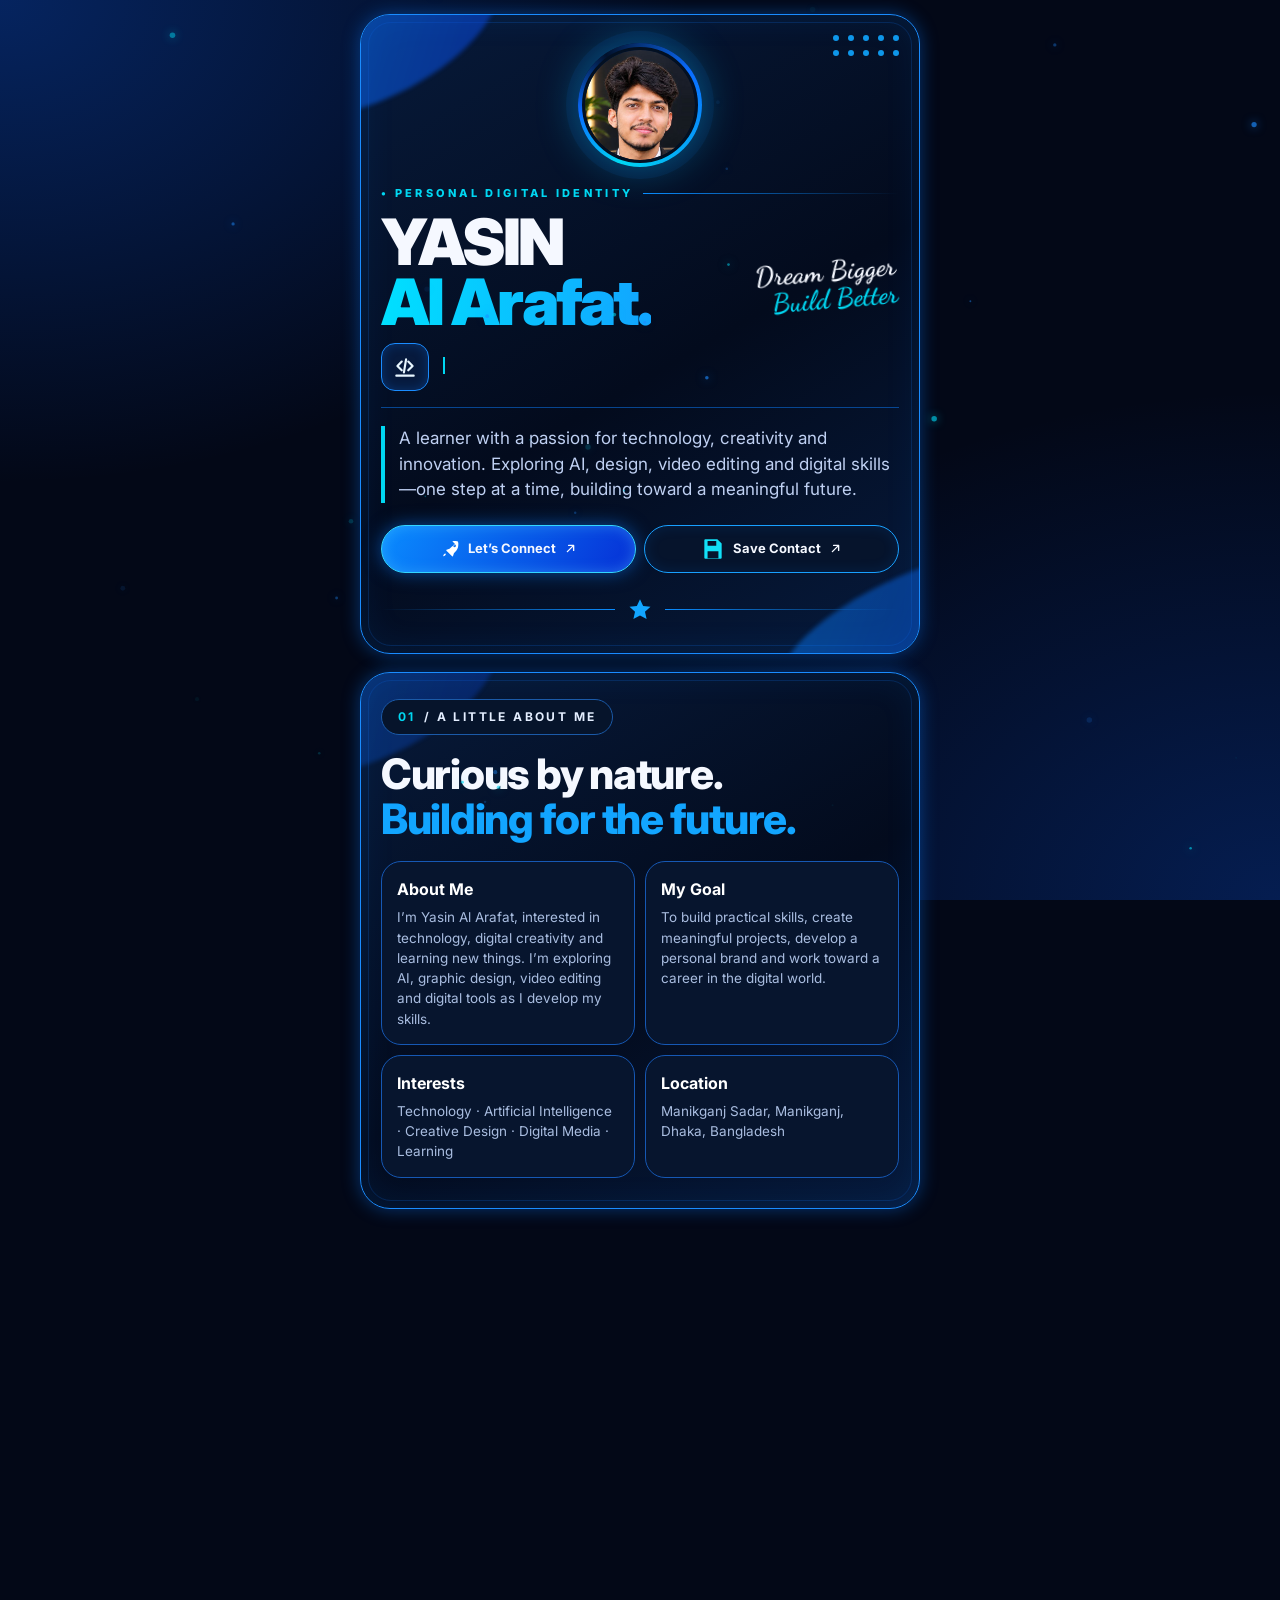
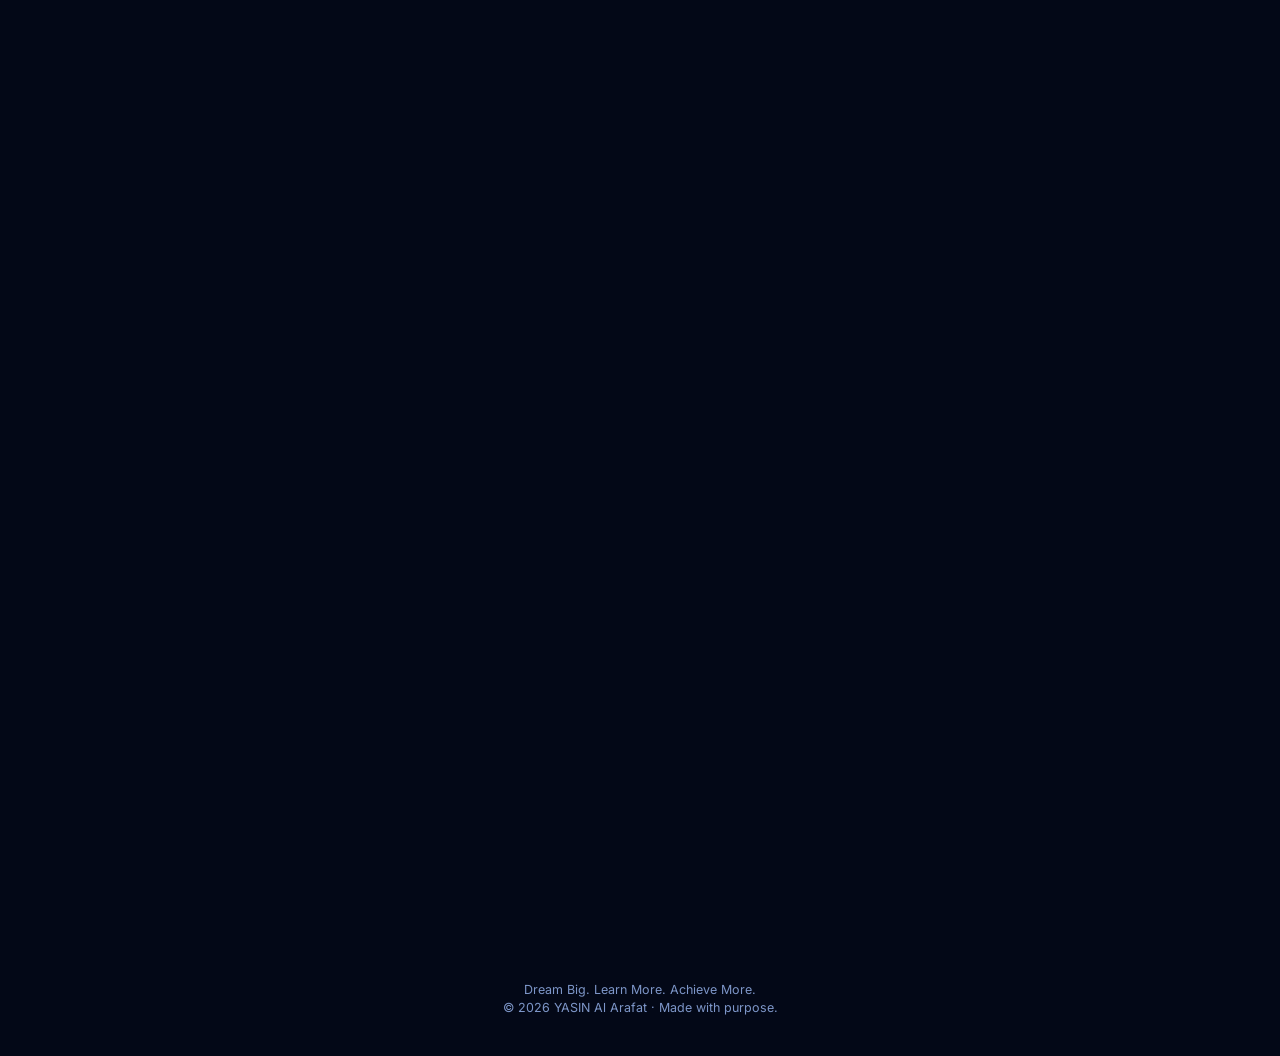
<file: index.html>
<!doctype html>
<html lang="en">
<head>
<meta charset="utf-8">
<meta name="viewport" content="width=device-width, initial-scale=1, viewport-fit=cover">
<meta name="theme-color" content="#030817">
<meta name="color-scheme" content="dark">
<title>YASIN Al Arafat — Digital Profile</title>
<script>document.documentElement.className='js'</script>
<link rel="stylesheet" href="https://fonts.googleapis.com/css2?family=Inter:wght@400;500;600;700;800;900&family=Dancing+Script:wght@600;700&family=Noto+Sans+Bengali:wght@500;700&display=swap">
<style>
:root{color-scheme:dark;box-sizing:border-box;padding-top:env(safe-area-inset-top,0px);padding-bottom:env(safe-area-inset-bottom,0px);
--bg:#030817;--text:#f5f8ff;--muted:#a9bde0;--blue:#087bff;--cyan:#00d7f2;--line:#0f6be0;--r:30px}
html{scroll-behavior:smooth;scroll-padding-top:env(safe-area-inset-top,0px)}
*{box-sizing:border-box}
body{margin:0;color:var(--text);font-family:Inter,system-ui,-apple-system,"Segoe UI",Roboto,Arial,sans-serif;line-height:1.5;overflow-x:hidden;
background:radial-gradient(ellipse at 0% 0%,#0a5cf055,transparent 38%),radial-gradient(ellipse at 100% 100%,#0a58f044,transparent 40%),var(--bg);background-attachment:fixed}
a{color:inherit;text-decoration:none}button{font:inherit;color:inherit}
.wrap{width:min(560px,calc(100% - 22px));margin:0 auto;padding:14px 0 30px}
.card{position:relative;overflow:hidden;margin:0 0 18px;border:1.5px solid #1a8cff;border-radius:var(--r);
background:linear-gradient(150deg,#071a3a 0%,#030b1d 55%,#061a3c 100%);padding:26px 20px 30px;
box-shadow:0 0 18px #0a7bff66,inset 0 0 36px #0a7bff1c}
.card:before{content:"";position:absolute;inset:7px;border:1px solid #0e5dc844;border-radius:calc(var(--r) - 7px);pointer-events:none}
.wave{position:absolute;pointer-events:none;border-radius:50%;background:linear-gradient(135deg,#0a84ff,#0a3fd8);filter:blur(2px);opacity:.55}
.w1{width:260px;height:120px;left:-110px;top:-40px;transform:rotate(-28deg)}
.w2{width:300px;height:110px;right:-150px;bottom:-30px;transform:rotate(-24deg);opacity:.45}
.dots{position:absolute;right:20px;top:20px;display:grid;grid-template-columns:repeat(5,6px);gap:9px;pointer-events:none}
.dots i{width:6px;height:6px;border-radius:50%;background:#10a6ff;opacity:.9}
.z{position:relative;z-index:1}
/* hero */
.avatar-ring{width:124px;height:124px;margin:2px auto 18px;border-radius:50%;display:grid;place-items:center;
background:conic-gradient(from 200deg,#00d7f2,#0a6cff,#02112b 35%,#0a6cff 60%,#00d7f2);padding:4px;box-shadow:0 0 0 12px #0a7bff14,0 0 40px #00bfff66}
.avatar{width:100%;height:100%;border-radius:50%;background:radial-gradient(circle at 35% 25%,#13294d,#050d1f 70%);display:grid;place-items:center;border:3px solid #031022}
.avatar{overflow:hidden}.avatar img{width:100%;height:100%;object-fit:cover;border-radius:50%;display:block}
.eyebrow{display:flex;align-items:center;gap:10px;color:var(--cyan);font-weight:800;letter-spacing:.3em;font-size:11px;text-transform:uppercase}
.eyebrow:after{content:"";flex:1;height:1.5px;background:linear-gradient(90deg,#0a8cff,transparent)}
h1{margin:10px 0 0;font-size:clamp(34px,11.2vw,64px);line-height:.95;font-weight:900;letter-spacing:-.045em;flex:none}
.namerow{display:flex;align-items:flex-end;justify-content:space-between;gap:4px}
h1 span{display:block;color:var(--cyan);background:linear-gradient(90deg,#00e0ff,#12a5ff);-webkit-background-clip:text;background-clip:text;-webkit-text-fill-color:transparent}
.slogan{font-family:"Dancing Script",cursive;font-weight:700;font-size:clamp(15px,4.8vw,27px);line-height:1.05;text-align:right;transform:rotate(-5deg);margin:0 2px 18px 0;white-space:nowrap}
.slogan span{display:block;color:var(--cyan)}
.role{display:flex;align-items:center;gap:12px;font-weight:600;font-size:clamp(14px,4vw,17px);margin-top:10px;padding-bottom:16px;border-bottom:1.5px solid #0a62c8aa}
.role .ic{width:48px;height:48px;border-radius:14px;border:1.5px solid #1a8cff;background:#071a3d;display:grid;place-items:center;flex:none;box-shadow:inset 0 0 12px #0a7bff44}
.bio{border-left:4px solid var(--cyan);padding-left:14px;margin:18px 0 22px;color:#bfd0f2;font-size:clamp(14.5px,4vw,17px)}
.btns{display:grid;grid-template-columns:repeat(2,minmax(0,1fr));gap:8px}
.btn{display:flex;align-items:center;justify-content:center;gap:7px;min-width:0;white-space:nowrap;border:1.5px solid #18a0ff;border-radius:999px;padding:10px 8px;font-weight:700;font-size:13px;cursor:pointer;transition:.2s;background:#06142c;box-shadow:inset 0 0 14px #0a7bff22}
.btn:active,.btn:hover{transform:translateY(-2px);box-shadow:0 0 20px #0a7bffaa}
.btn.p{background:linear-gradient(120deg,#0a8cff,#0630d6);border-color:#33d6ff;box-shadow:0 0 18px #0a7bff88,inset 0 0 14px #5cdcff55}

.btn svg{flex:none}
.star{display:flex;align-items:center;gap:12px;margin-top:24px;color:var(--cyan)}
.star:before,.star:after{content:"";flex:1;height:1.5px;background:linear-gradient(90deg,transparent,#0a8cff)}
.star:after{background:linear-gradient(270deg,transparent,#0a8cff)}
/* sections */
.kicker{display:inline-flex;align-items:center;gap:8px;border:1.5px solid #1b5aa8;border-radius:999px;padding:8px 16px;font-size:12px;font-weight:700;letter-spacing:.2em;text-transform:uppercase;background:#06142b;color:#e4eeff}
.kicker b{color:var(--cyan);font-weight:700}
.head{display:flex;align-items:flex-start;gap:14px;margin:18px 0 6px}
.badge{width:62px;height:62px;border-radius:18px;background:linear-gradient(145deg,#0a84ff,#0636c9);display:grid;place-items:center;flex:none;box-shadow:0 0 18px #0a7bff88,inset 0 0 10px #66d6ff66;border:1px solid #3bb4ff}
h2{margin:0;font-size:clamp(30px,9vw,42px);line-height:1.08;letter-spacing:-.03em;font-weight:800}
h2 em{font-style:normal;color:#12a5ff}
.sub{color:#8fa9de;font-size:15px;margin:2px 0 0}
.grid{display:grid;grid-template-columns:repeat(2,minmax(0,1fr));gap:10px;margin-top:20px}
.tile{display:flex;align-items:center;gap:8px;min-width:0;min-height:56px;padding:9px 8px 9px 9px;border:1.5px solid #1658b4;border-radius:22px;background:linear-gradient(145deg,#0d2145,#061128);box-shadow:inset 0 0 14px #0a7bff1f;transition:.2s}
a.tile:hover,a.tile:active,button.tile:hover{border-color:#12d4ff;transform:translateY(-2px);box-shadow:0 0 16px #0a8cff66}
.tile .lg{width:44px;height:44px;border-radius:12px;display:grid;place-items:center;flex:none;overflow:hidden}
.tile .sep{width:1.5px;height:30px;background:#2a4f8c;flex:none}
.tile .nm{font-weight:700;font-size:clamp(12px,3.6vw,16px);white-space:nowrap;min-width:0;overflow:hidden;text-overflow:ellipsis}
.tile .ar{margin-left:auto;width:32px;height:32px;border-radius:50%;background:#0d2347;border:1px solid #1f4c93;display:grid;place-items:center;color:#8fd0ff;flex:none;font-size:15px}
.tile.off{opacity:.5}
.contact .tile{min-height:0;padding:7px 8px;border-radius:22px}
.contact .tile .lg{width:44px;height:44px;border-radius:13px}
.contact .tile .nm{font-size:clamp(13px,3.8vw,17px);white-space:normal;line-height:1.15}
.contact .ar{border-color:#2d66c0}
.plane{position:absolute;right:26px;top:70px;width:96px;opacity:.95;filter:drop-shadow(0 0 14px #0a8cff88)}
.foot{display:flex;align-items:center;gap:12px;margin-top:24px;color:var(--cyan)}
.foot:before,.foot:after{content:"";flex:1;height:1.5px;background:linear-gradient(90deg,transparent,#0a8cff)}
.foot:after{background:linear-gradient(270deg,transparent,#0a8cff)}
/* about */
.info{border:1.5px solid #1658b4;border-radius:20px;background:#07152e;padding:15px}
.info h3{margin:0 0 6px;font-size:16px;color:#fff}.info p{margin:0;color:var(--muted);font-size:13.5px}
/* qr */
.qrrow{display:grid;grid-template-columns:1fr;gap:18px;margin-top:20px}
.qrtitle{display:flex;align-items:center;gap:14px;font-weight:800;font-size:22px}
.qrtitle .badge{width:54px;height:54px}
.qrp{color:var(--muted);font-size:15.5px;margin:12px 0 14px}.qrp b{color:var(--cyan);font-weight:700}
.pill{display:flex;align-items:center;gap:12px;border:1.5px solid #1b5aa8;border-radius:999px;padding:11px 16px;background:#06142b;font-size:14.5px;margin-top:10px}
.pill b{color:var(--cyan);font-weight:700}
.qrbox{border:1.5px solid #12a5ff;border-radius:28px;padding:22px 22px 18px;background:linear-gradient(150deg,#0a2147,#04112a);box-shadow:0 0 26px #0a8cff66,inset 0 0 20px #0a8cff22;text-align:center;max-width:290px;margin:0 auto;width:100%}
.qrframe{position:relative;padding:14px;margin:0 auto}
.qrframe i{position:absolute;width:30px;height:30px;border:5px solid #00d7f2;border-radius:10px}
.qrframe i:nth-child(1){left:0;top:0;border-right:0;border-bottom:0}.qrframe i:nth-child(2){right:0;top:0;border-left:0;border-bottom:0}
.qrframe i:nth-child(3){left:0;bottom:0;border-right:0;border-top:0}.qrframe i:nth-child(4){right:0;bottom:0;border-left:0;border-top:0}
.qrframe svg{display:block;width:100%;background:#fff;border-radius:6px;padding:8px}
.ready{display:flex;align-items:center;gap:10px;margin:14px 0 8px;color:var(--cyan)}
.ready:before,.ready:after{content:"";flex:1;height:1.5px;background:#1a5fb8}
.qrbox p{margin:0;font-weight:600;font-size:15px}
.fnote{text-align:center;color:#7d96c8;font-size:12.5px;padding:2px 0 8px}
.toast{position:fixed;left:50%;bottom:calc(24px + env(safe-area-inset-bottom,0px));transform:translate(-50%,20px);opacity:0;pointer-events:none;background:#0e2a52;border:1px solid #2a86e0;padding:11px 18px;border-radius:14px;font-size:14px;z-index:9;transition:.25s}
.toast.on{opacity:1;transform:translate(-50%,0)}
@media(max-width:480px){.card{padding:22px 14px 26px}.tile .sep{display:none}.tile .lg{width:36px;height:36px;border-radius:10px}.tile .lg svg{max-width:80%;max-height:80%}.tile .ar{width:24px;height:24px}.tile .ar svg{width:13px;height:13px}.contact .tile{min-height:0}.contact .tile .lg{width:38px;height:38px}.badge{width:52px;height:52px}.btns .btn{font-size:12.5px;padding:10px 6px;gap:6px}.btn>svg:first-of-type{width:18px;height:18px}.btn>svg:last-of-type{width:11px;height:11px}.role{font-size:13px}.role .ic{width:40px;height:40px;border-radius:12px}.bio{font-size:13.5px}.plane{width:70px;top:64px;right:18px}}
#intro{position:fixed;inset:0;z-index:50;display:grid;place-items:center;background:radial-gradient(circle at 50% 42%,#0b2c6b,#030817 70%);animation:introOut .8s ease 2.1s forwards}
.ibox{text-align:center}
.ring{width:92px;height:92px;margin:0 auto 22px;border-radius:50%;border:4px solid #0a3d85;border-top-color:#00d7f2;border-right-color:#0a6cff;box-shadow:0 0 34px #0a8cff77;animation:spin 1s linear infinite}
.iname{font-size:30px;font-weight:900;letter-spacing:-.03em;animation:rise .8s ease .3s backwards}
.iname span{color:var(--cyan)}
.itag{font-family:"Dancing Script",cursive;font-size:21px;color:#a9d6ff;margin-top:4px;animation:rise .8s ease .7s backwards}
.js .card{opacity:0;transform:translateY(34px) scale(.98);transition:opacity .8s ease,transform .8s cubic-bezier(.2,.8,.2,1)}
.js .card.show{opacity:1;transform:none}
.card.show .tile,.card.show .info{animation:pop .6s cubic-bezier(.2,.8,.2,1) backwards;animation-delay:var(--d,0s)}
.card.show .eyebrow{animation:rise .7s ease .1s backwards}
.card.show h1{animation:rise .7s ease .25s backwards}
.card.show .slogan{animation:rise .8s ease .5s backwards}
.card.show .role{animation:rise .7s ease .6s backwards}
.card.show .bio{animation:rise .7s ease .75s backwards}
.card.show .btns{animation:rise .7s ease .9s backwards}
.avatar-ring{animation:pulse 3s ease-in-out infinite}
.dots i{animation:tw 2.4s ease-in-out infinite}.dots i:nth-child(odd){animation-delay:.7s}
.wave{animation:drift 9s ease-in-out infinite alternate}
.plane{animation:float 4s ease-in-out infinite}
.btn.p{position:relative;overflow:hidden}
.btn.p:after{content:"";position:absolute;top:0;left:-60%;width:40%;height:100%;background:linear-gradient(100deg,transparent,#ffffff55,transparent);transform:skewX(-20deg);animation:sheen 3.4s ease-in-out 2.8s infinite}
@keyframes spin{to{transform:rotate(360deg)}}
@keyframes introOut{to{opacity:0;visibility:hidden}}
@keyframes rise{from{opacity:0;translate:0 16px}}
@keyframes pop{from{opacity:0;transform:translateY(18px) scale(.94)}}
@keyframes pulse{0%,100%{box-shadow:0 0 0 10px #0a7bff14,0 0 30px #00bfff55}50%{box-shadow:0 0 0 18px #0a7bff0a,0 0 54px #00d7f2aa}}
@keyframes tw{50%{opacity:.25}}
@keyframes drift{to{translate:14px 10px}}
@keyframes float{50%{transform:translate(-6px,-9px) rotate(-3deg)}}
@keyframes sheen{0%{left:-60%}35%,100%{left:130%}}
@media(prefers-reduced-motion:reduce){*{animation-duration:.01ms!important;animation-delay:0s!important;animation-iteration-count:1!important;transition-duration:.01ms!important}#intro{display:none}}
#pt{position:fixed;inset:0;width:100%;height:100%;z-index:2;pointer-events:none}
.btn,.tile{position:relative;overflow:hidden;-webkit-tap-highlight-color:transparent;user-select:none}
.btn:active,.tile:active{transform:scale(.95)!important;transition-duration:.08s}
.rip{position:absolute;border-radius:50%;background:radial-gradient(circle,#9aeeffdd,#0a8cff66 55%,transparent 70%);transform:scale(0);animation:ripple .75s ease-out forwards;pointer-events:none}
.sp{position:fixed;width:6px;height:6px;margin:-3px 0 0 -3px;border-radius:50%;background:#00e0ff;box-shadow:0 0 9px #00d7f2,0 0 16px #0a8cff;pointer-events:none;z-index:40;animation:spark .7s ease-out forwards}
.go .ar,.go>svg:last-of-type{animation:arrowgo .55s ease}
.go .lg{animation:logo .55s ease}
.caret{display:inline-block;width:2px;height:1em;background:var(--cyan);margin-left:2px;vertical-align:-.12em;animation:blink .7s steps(1) infinite}
@keyframes ripple{to{transform:scale(1);opacity:0}}
@keyframes spark{to{transform:translate(var(--x),var(--y)) scale(0);opacity:0}}
@keyframes arrowgo{40%{transform:translate(8px,-8px) rotate(20deg);opacity:0}60%{transform:translate(-8px,8px);opacity:0}100%{transform:none;opacity:1}}
@keyframes logo{40%{transform:scale(1.2) rotate(-8deg)}100%{transform:none}}
@keyframes blink{50%{opacity:0}}
#sbar{position:fixed;left:0;right:0;top:env(safe-area-inset-top,0px);height:3px;z-index:45;transform-origin:0 50%;transform:scaleX(0);background:linear-gradient(90deg,#00d7f2,#0a6cff,#8a3cff);box-shadow:0 0 10px #00d7f2;pointer-events:none}
.js .card.above{transform:translateY(-34px) scale(.98)}
.avatar-ring{translate:0 calc(var(--sy,0)*-.06px)}
.dots{translate:0 calc(var(--sy,0)*.04px)}
.wave{rotate:calc(var(--sy,0)*.004deg)}
.iav{position:relative;width:132px;height:132px;margin:0 auto 22px}.iav img{position:absolute;inset:11px;width:calc(100% - 22px);height:calc(100% - 22px);border-radius:50%;object-fit:cover;box-shadow:0 0 30px #0a8cff88;animation:rise .8s ease .1s backwards}.iav .ring{position:absolute;inset:0;width:auto;height:auto;margin:0}
.namerow{position:relative;min-height:104px;cursor:pointer;-webkit-tap-highlight-color:transparent}
.sigbox{position:absolute;left:50%;top:50%;width:80%;max-width:340px;transform:translate(-50%,-50%);opacity:0;pointer-events:none;z-index:2}
.sigbox img{display:block;width:100%;height:auto;filter:drop-shadow(0 0 6px #00d7f2) drop-shadow(0 0 14px #0a8cff88);-webkit-mask:linear-gradient(90deg,#000 85%,transparent) left center/0% 100% no-repeat;mask:linear-gradient(90deg,#000 85%,transparent) left center/0% 100% no-repeat}
.namerow.signing .sigbox{opacity:1}
.namerow.signing .sigbox img{animation:wipe 2.2s cubic-bezier(.4,.1,.3,1) both}
.namerow.reveal .sigbox{animation:sigOut .8s ease forwards}
.js .namerow:not(.reveal):not(.done) h1,.js .namerow:not(.reveal):not(.done) .slogan{opacity:0;animation:failsafe 0s 9s forwards}
.namerow h1{transform-origin:left center}
.namerow.reveal h1{animation:nameFade .8s ease backwards}
.namerow.reveal .slogan{animation:rise .8s ease .5s backwards}
@keyframes wipe{0%{-webkit-mask-size:0% 100%;mask-size:0% 100%}30%{-webkit-mask-size:35% 100%;mask-size:35% 100%}38%{-webkit-mask-size:36% 100%;mask-size:36% 100%}72%{-webkit-mask-size:92% 100%;mask-size:92% 100%}80%{-webkit-mask-size:94% 100%;mask-size:94% 100%}100%{-webkit-mask-size:135% 100%;mask-size:135% 100%}}
@keyframes sigOut{to{opacity:0;filter:blur(7px);transform:translate(-50%,-54%) scale(1.06)}}
@keyframes nameIn{from{opacity:0;transform:scale(1.1);filter:blur(10px)}}
@keyframes failsafe{to{opacity:1}}
#sg{display:block;width:100%;height:auto;overflow:visible}
#sg .b{fill:none;stroke:#f4fbff;stroke-width:3.4;stroke-linecap:round;stroke-linejoin:round;visibility:hidden}
#sg .g{fill:none;stroke:#ff4fd8;stroke-width:6.5;stroke-linecap:round;stroke-linejoin:round;opacity:0}
#mc{position:absolute;left:0;top:0;width:100%;height:100%;pointer-events:none;z-index:3;opacity:0}
#sg{transition:opacity .2s}
@keyframes nameFade{from{opacity:0;filter:blur(3px)}}
</style>
</head>
<body>
<div id="intro"><div class="ibox"><div class="iav"><img id="iimg" alt=""><div class="ring"></div></div><div class="iname">YASIN <span>Al Arafat.</span></div><div class="itag">Dream Bigger · Build Better</div></div></div>
<svg width="0" height="0" style="position:absolute" aria-hidden="true">
<defs>
<linearGradient id="ig" x1="0" y1="1" x2="1" y2="0"><stop offset="0" stop-color="#feda75"/><stop offset=".3" stop-color="#fa7e1e"/><stop offset=".55" stop-color="#d62976"/><stop offset=".8" stop-color="#962fbf"/><stop offset="1" stop-color="#4f5bd5"/></linearGradient>
<symbol id="arr" viewBox="0 0 24 24"><path d="M7 17 17 7M9 7h8v8" fill="none" stroke="currentColor" stroke-width="2.2" stroke-linecap="round" stroke-linejoin="round"/></symbol>
</defs>
</svg>

<canvas id="pt"></canvas>
<div id="sbar"></div>
<div class="wrap">

<!-- 01 HERO -->
<section class="card" id="home">
<div class="wave w1"></div><div class="wave w2"></div>
<div class="dots"><i></i><i></i><i></i><i></i><i></i><i></i><i></i><i></i><i></i><i></i></div>
<div class="z">
<div class="avatar-ring"><div class="avatar"><img src="[data-uri]" alt="Yasin Al Arafat"></div></div>
<div class="eyebrow">• Personal Digital Identity</div>
<div class="namerow"><div class="sigbox" aria-hidden="true"><svg id="sg" viewBox="-6 -10 912 396" xmlns="http://www.w3.org/2000/svg"><defs><filter id="gl" x="-30%" y="-30%" width="160%" height="160%"><feGaussianBlur stdDeviation="3.2" result="b"/><feMerge><feMergeNode in="b"/><feMergeNode in="b"/><feMergeNode in="SourceGraphic"/></feMerge></filter></defs><g class="gb"><path class="b" d="M248.0 144.0 L245.4 141.8 L244.1 139.0 L244.7 132.0 L262.3 107.0 L273.0 95.1 L288.0 82.4 L302.0 74.0 L309.9 71.9 L311.7 72.6 L313.4 75.0 L315.9 85.0 L315.9 114.0 L311.0 144.0 L313.1 155.0 L317.1 160.8 L321.0 163.2 L331.0 166.0 L341.0 165.9 L347.0 164.5 L356.0 160.1 L368.0 156.8 L401.0 131.4 L407.0 128.4 L413.8 127.3 L415.8 129.2 L415.9 139.0 L410.3 162.0 L409.9 171.0 L414.6 180.0 L418.0 183.6 L423.0 185.7 L430.0 185.3 L436.0 182.9 L444.0 177.5 L459.9 162.0 L476.5 140.9 L498.6 108.0 L505.6 94.0 L508.7 81.0 L508.1 78.0 L505.7 74.3 L500.0 71.7 L495.0 71.5 L489.0 73.9 L481.0 79.4 L475.2 85.0 L463.4 102.0 L459.2 118.0 L460.5 129.0 L463.3 135.0 L475.3 146.2 L487.0 152.4 L491.9 156.1 L495.0 160.0 L497.9 168.0 L498.1 173.0 L495.1 181.0 L484.0 198.0"/><path class="b" d="M492.0 212.0 L509.0 202.4 L524.0 199.7 L622.0 152.3 L698.0 117.8 L797.0 75.8 L859.0 51.2 L876.0 41.5 L890.0 37.0"/><path class="b" d="M682.0 52.0 L663.9 73.0 L649.0 87.8 L629.0 103.5 L623.0 107.1 L615.7 109.8 L612.4 115.9 L609.0 119.4 L519.0 188.4 L514.7 193.0 L511.0 201.0"/><path class="b" d="M492.0 212.0 L469.0 225.2 L424.0 247.0 L416.0 246.4 L409.0 247.3 L390.0 253.6 L361.0 260.9 L315.0 270.6 L293.0 273.7 L285.0 273.5 L267.0 282.1 L256.0 285.7 L246.0 287.8 L237.0 288.3 L230.0 286.3 L223.7 281.4 L217.0 279.5 L184.0 275.5 L161.0 267.6 L140.0 258.7 L118.0 247.3 L81.0 223.5 L56.0 205.9 L34.0 187.9 L22.3 176.0 L17.6 169.0 L13.5 158.0 L11.1 145.0 L11.1 130.0 L13.7 120.0 L21.6 102.0 L30.1 88.0 L44.3 70.0 L51.0 63.0 L63.0 53.1 L77.0 44.0 L106.0 28.8 L119.0 23.5 L142.0 16.4 L153.0 16.0 L167.0 17.1 L177.0 20.0 L183.0 23.1 L191.9 30.1 L197.5 37.0 L203.9 50.0 L211.8 77.0 L214.9 98.0 L216.0 114.0 L215.9 135.0 L212.8 163.0 L208.8 184.0 L198.7 218.0 L184.7 258.0 L181.8 270.9 L178.0 278.0 L171.0 301.0 L165.2 328.0 L163.0 344.0 L164.6 356.0 L166.5 361.0 L169.3 364.9 L176.0 369.3 L186.0 371.0 L199.0 369.3 L212.0 365.2 L242.0 351.4 L334.0 300.3 L413.0 258.7 L417.5 254.9 L421.0 248.0"/><path class="b" d="M377.0 212.0 L399.6 178.0 L403.0 174.6 L409.0 171.0"/><path class="b" d="M367.0 162.0 L366.9 160.6 L364.0 169.0 L351.9 190.0 L349.8 200.0 L350.2 206.0 L353.6 215.0 L356.1 217.6 L360.0 219.3 L364.0 219.5 L369.0 218.4 L377.0 212.0"/><path class="b" d="M321.0 195.0 L322.2 186.0 L327.3 178.0 L331.0 167.0"/><path class="b" d="M335.0 165.0 L339.4 148.0 L349.2 129.0 L369.8 79.0 L386.0 44.0"/><path class="b" d="M322.0 185.0 L312.0 187.1 L301.0 192.4 L278.0 206.7 L259.0 222.0 L248.1 234.0 L233.8 256.0 L228.5 266.0 L225.0 281.0"/><path class="b" d="M286.0 272.0 L289.0 261.0 L304.2 232.0 L321.0 195.0"/><path class="b" d="M499.0 169.0 L505.0 166.3 L508.9 163.0 L526.5 136.1 L536.2 129.4 L541.8 113.0 L563.3 67.0 L572.0 52.0"/><path class="b" d="M612.0 76.0 L619.0 66.0"/><path class="b" d="M612.0 76.0 L605.4 88.6 L596.3 94.3 L575.9 121.0 L566.0 131.9 L556.0 140.1 L550.0 143.4 L544.0 143.1 L540.9 140.0 L538.9 133.1 L537.0 130.0"/><path class="b" d="M609.0 104.0 L607.8 93.0 L606.0 89.0"/></g><g class="gg" filter="url(#gl)"><path class="g" d="M248.0 144.0 L245.4 141.8 L244.1 139.0 L244.7 132.0 L262.3 107.0 L273.0 95.1 L288.0 82.4 L302.0 74.0 L309.9 71.9 L311.7 72.6 L313.4 75.0 L315.9 85.0 L315.9 114.0 L311.0 144.0 L313.1 155.0 L317.1 160.8 L321.0 163.2 L331.0 166.0 L341.0 165.9 L347.0 164.5 L356.0 160.1 L368.0 156.8 L401.0 131.4 L407.0 128.4 L413.8 127.3 L415.8 129.2 L415.9 139.0 L410.3 162.0 L409.9 171.0 L414.6 180.0 L418.0 183.6 L423.0 185.7 L430.0 185.3 L436.0 182.9 L444.0 177.5 L459.9 162.0 L476.5 140.9 L498.6 108.0 L505.6 94.0 L508.7 81.0 L508.1 78.0 L505.7 74.3 L500.0 71.7 L495.0 71.5 L489.0 73.9 L481.0 79.4 L475.2 85.0 L463.4 102.0 L459.2 118.0 L460.5 129.0 L463.3 135.0 L475.3 146.2 L487.0 152.4 L491.9 156.1 L495.0 160.0 L497.9 168.0 L498.1 173.0 L495.1 181.0 L484.0 198.0"/><path class="g" d="M492.0 212.0 L509.0 202.4 L524.0 199.7 L622.0 152.3 L698.0 117.8 L797.0 75.8 L859.0 51.2 L876.0 41.5 L890.0 37.0"/><path class="g" d="M682.0 52.0 L663.9 73.0 L649.0 87.8 L629.0 103.5 L623.0 107.1 L615.7 109.8 L612.4 115.9 L609.0 119.4 L519.0 188.4 L514.7 193.0 L511.0 201.0"/><path class="g" d="M492.0 212.0 L469.0 225.2 L424.0 247.0 L416.0 246.4 L409.0 247.3 L390.0 253.6 L361.0 260.9 L315.0 270.6 L293.0 273.7 L285.0 273.5 L267.0 282.1 L256.0 285.7 L246.0 287.8 L237.0 288.3 L230.0 286.3 L223.7 281.4 L217.0 279.5 L184.0 275.5 L161.0 267.6 L140.0 258.7 L118.0 247.3 L81.0 223.5 L56.0 205.9 L34.0 187.9 L22.3 176.0 L17.6 169.0 L13.5 158.0 L11.1 145.0 L11.1 130.0 L13.7 120.0 L21.6 102.0 L30.1 88.0 L44.3 70.0 L51.0 63.0 L63.0 53.1 L77.0 44.0 L106.0 28.8 L119.0 23.5 L142.0 16.4 L153.0 16.0 L167.0 17.1 L177.0 20.0 L183.0 23.1 L191.9 30.1 L197.5 37.0 L203.9 50.0 L211.8 77.0 L214.9 98.0 L216.0 114.0 L215.9 135.0 L212.8 163.0 L208.8 184.0 L198.7 218.0 L184.7 258.0 L181.8 270.9 L178.0 278.0 L171.0 301.0 L165.2 328.0 L163.0 344.0 L164.6 356.0 L166.5 361.0 L169.3 364.9 L176.0 369.3 L186.0 371.0 L199.0 369.3 L212.0 365.2 L242.0 351.4 L334.0 300.3 L413.0 258.7 L417.5 254.9 L421.0 248.0"/><path class="g" d="M377.0 212.0 L399.6 178.0 L403.0 174.6 L409.0 171.0"/><path class="g" d="M367.0 162.0 L366.9 160.6 L364.0 169.0 L351.9 190.0 L349.8 200.0 L350.2 206.0 L353.6 215.0 L356.1 217.6 L360.0 219.3 L364.0 219.5 L369.0 218.4 L377.0 212.0"/><path class="g" d="M321.0 195.0 L322.2 186.0 L327.3 178.0 L331.0 167.0"/><path class="g" d="M335.0 165.0 L339.4 148.0 L349.2 129.0 L369.8 79.0 L386.0 44.0"/><path class="g" d="M322.0 185.0 L312.0 187.1 L301.0 192.4 L278.0 206.7 L259.0 222.0 L248.1 234.0 L233.8 256.0 L228.5 266.0 L225.0 281.0"/><path class="g" d="M286.0 272.0 L289.0 261.0 L304.2 232.0 L321.0 195.0"/><path class="g" d="M499.0 169.0 L505.0 166.3 L508.9 163.0 L526.5 136.1 L536.2 129.4 L541.8 113.0 L563.3 67.0 L572.0 52.0"/><path class="g" d="M612.0 76.0 L619.0 66.0"/><path class="g" d="M612.0 76.0 L605.4 88.6 L596.3 94.3 L575.9 121.0 L566.0 131.9 L556.0 140.1 L550.0 143.4 L544.0 143.1 L540.9 140.0 L538.9 133.1 L537.0 130.0"/><path class="g" d="M609.0 104.0 L607.8 93.0 L606.0 89.0"/></g><g filter="url(#gl)"><circle id="hd" r="4" cx="0" cy="0" fill="#fff" opacity="0"/><circle id="dt" cx="573" cy="16" r="0" fill="#fff" opacity="0"/></g></svg></div><canvas id="mc"></canvas><h1>YASIN<span>Al Arafat.</span></h1><div class="slogan">Dream Bigger<span>Build Better</span></div></div>
<div class="role"><span class="ic"><svg width="26" height="26" viewBox="0 0 24 24" fill="none" stroke="#e8f6ff" stroke-width="2" stroke-linecap="round" stroke-linejoin="round"><path d="m9 8-4 4 4 4M15 8l4 4-4 4M13 6l-2 12" transform="translate(0 -1)"/><path d="M4 20h16"/></svg></span><span><span id="ty">Aspiring Digital Creator · Tech &amp; AI Enthusiast</span><span id="caret" class="caret" style="display:none"></span><span id="rest" style="visibility:hidden"></span></span></div>
<p class="bio">A learner with a passion for technology, creativity and innovation. Exploring AI, design, video editing and digital skills—one step at a time, building toward a meaningful future.</p>
<div class="btns">
<a class="btn p" href="#contact"><svg width="22" height="22" viewBox="0 0 24 24" fill="#fff"><path d="M14.5 3.5c3.2-.6 5.4-.3 6 .3.6.6.9 2.800.3 6-.4 2-1.500 3.800-3 5.300l-1.500 1.500-1.100 3.200c-.1.400-.6.500-.9.200l-2.300-2.300-1.600-1.600-2.300-2.300c-.3-.3-.2-.8.200-.9l3.200-1.100 1.500-1.500c1.500-1.500 3.300-2.600 5.300-3zM15.500 8.500a1.500 1.500 0 1 0 3 0 1.500 1.500 0 0 0-3 0zM7 17c-1.200.2-2.200 1.200-2.500 3 1.800-.3 2.800-1.300 3-2.500z"/></svg>Let’s Connect <svg width="15" height="15"><use href="#arr"/></svg></a>
<button class="btn bn" id="saveBtn" type="button"><svg width="26" height="26" viewBox="0 0 24 24" fill="#12e0f7"><path d="M5 3h11l4 4v13a1 1 0 0 1-1 1H5a1 1 0 0 1-1-1V4a1 1 0 0 1 1-1zm2 1.500V9h8V4.500zM7 14v6.500h10V14z"/><rect x="9" y="16" width="6" height="2" rx="1" fill="#06142c"/></svg>Save Contact <svg width="15" height="15"><use href="#arr"/></svg></button>
</div>
<div class="star"><svg width="26" height="26" viewBox="0 0 24 24" fill="#12a5ff"><path d="m12 2 2.900 6.300 6.800.7-5.100 4.600 1.500 6.800L12 17l-6.100 3.400 1.500-6.800L2.300 9l6.800-.7z"/></svg></div>
</div>
</section>

<!-- 01 ABOUT -->
<section class="card" id="about">
<div class="wave w1" style="opacity:.3"></div>
<div class="z">
<span class="kicker"><b>01</b> / A little about me</span>
<h2 style="margin-top:16px">Curious by nature.<br><em>Building for the future.</em></h2>
<div class="grid">
<div class="info"><h3>About Me</h3><p>I’m Yasin Al Arafat, interested in technology, digital creativity and learning new things. I’m exploring AI, graphic design, video editing and digital tools as I develop my skills.</p></div>
<div class="info"><h3>My Goal</h3><p>To build practical skills, create meaningful projects, develop a personal brand and work toward a career in the digital world.</p></div>
<div class="info"><h3>Interests</h3><p>Technology · Artificial Intelligence · Creative Design · Digital Media · Learning</p></div>
<div class="info"><h3>Location</h3><p>Manikganj Sadar, Manikganj, Dhaka, Bangladesh</p></div>
</div>
</div>
</section>

<!-- 02 SOCIAL -->
<section class="card" id="social">
<div class="wave w1" style="opacity:.35"></div>
<div class="z">
<span class="kicker"><b>02</b> / Find me online</span>
<div class="head"><span class="badge"><svg width="34" height="34" viewBox="0 0 24 24" fill="none" stroke="#fff" stroke-width="2.200" stroke-linecap="round"><path d="M10 14a4.500 4.500 0 0 0 6.400 0l3-3a4.500 4.500 0 0 0-6.400-6.400l-1 1M14 10a4.500 4.500 0 0 0-6.400 0l-3 3a4.500 4.500 0 0 0 6.400 6.400l1-1"/></svg></span>
<div><h2>Social <em style="color:#12c4ff">Connections</em></h2></div></div>
<p class="sub">Available social links open your profiles. More networks can be added whenever you like.</p>
<div class="grid">
<a class="tile" href="https://www.facebook.com/share/1AK2K56yq4/" target="_blank" rel="noopener"><span class="lg" style="background:#0a6cff"><svg width="30" height="30" viewBox="0 0 24 24" fill="#fff"><path d="M14 8V6.500c0-.7.200-1 1.100-1H17V2h-2.800C11.300 2 10 3.700 10 6v2H8v3.500h2V22h4v-10.500h2.700L17 8z"/></svg></span><span class="sep"></span><span class="nm">Facebook</span><span class="ar"><svg width="16" height="16"><use href="#arr"/></svg></span></a>
<a class="tile" href="https://www.instagram.com/tox.ninja?lqvp=MXRqenZwNGNoZWtpcg==" target="_blank" rel="noopener"><span class="lg" style="background:url('data:image/svg+xml;utf8,') ,#d62976"><svg width="44" height="44" viewBox="0 0 44 44"><rect width="44" height="44" fill="url(#ig)"/><rect x="10" y="10" width="24" height="24" rx="7" fill="none" stroke="#fff" stroke-width="2.800"/><circle cx="22" cy="22" r="5.500" fill="none" stroke="#fff" stroke-width="2.800"/><circle cx="29.500" cy="14.500" r="1.800" fill="#fff"/></svg></span><span class="sep"></span><span class="nm">Instagram</span><span class="ar"><svg width="16" height="16"><use href="#arr"/></svg></span></a>
<a class="tile" href="https://www.tiktok.com/@tox.ninja1?_r=1&amp;_t=ZS-9Bbh54ozWbc" target="_blank" rel="noopener"><span class="lg" style="background:#050505"><svg width="28" height="28" viewBox="0 0 24 24"><path d="M16.500 3c.3 2.300 1.600 3.700 4 3.900v3c-1.400.1-2.700-.3-4-1.100v6.200c0 5-5.400 6.800-8.400 3.900-2.100-2.100-1.800-6.100 1.400-7.500.7-.3 1.500-.4 2.200-.3v3.200c-.8-.2-1.700-.1-2.200.6-.8 1 -.2 2.600 1.100 2.800 1.100.2 2.100-.6 2.100-1.800V3z" fill="#25f4ee" transform="translate(-.8 -.6)"/><path d="M16.500 3c.3 2.300 1.600 3.700 4 3.900v3c-1.400.1-2.700-.3-4-1.100v6.200c0 5-5.400 6.800-8.400 3.900-2.100-2.100-1.800-6.100 1.400-7.500.7-.3 1.500-.4 2.200-.3v3.200c-.8-.2-1.700-.1-2.200.6-.8 1-.2 2.600 1.100 2.800 1.100.2 2.100-.6 2.100-1.800V3z" fill="#fe2c55" transform="translate(.8 .6)"/><path d="M16.500 3c.3 2.300 1.600 3.700 4 3.900v3c-1.400.1-2.700-.3-4-1.100v6.200c0 5-5.400 6.800-8.400 3.900-2.100-2.100-1.800-6.100 1.400-7.500.7-.3 1.500-.4 2.200-.3v3.200c-.8-.2-1.700-.1-2.200.6-.8 1-.2 2.600 1.100 2.800 1.100.2 2.100-.6 2.100-1.800V3z" fill="#fff"/></svg></span><span class="sep"></span><span class="nm">TikTok</span><span class="ar"><svg width="16" height="16"><use href="#arr"/></svg></span></a>
<a class="tile" href="https://www.youtube.com/@KoutuhEx" target="_blank" rel="noopener"><span class="lg" style="background:#f00"><svg width="26" height="26" viewBox="0 0 24 24" fill="#fff"><path d="M8 5.500v13l11-6.500z"/></svg></span><span class="sep"></span><span class="nm">YouTube</span><span class="ar"><svg width="16" height="16"><use href="#arr"/></svg></span></a>
<a class="tile" href="https://www.linkedin.com/in/md-yasin-042317438?utm_source=share_via&amp;utm_content=profile&amp;utm_medium=member_android" target="_blank" rel="noopener"><span class="lg" style="background:#0a74c9;color:#fff;font-weight:900;font-size:24px;letter-spacing:-.05em">in</span><span class="sep"></span><span class="nm">LinkedIn</span><span class="ar"><svg width="16" height="16"><use href="#arr"/></svg></span></a>
<a class="tile" href="https://t.me/mdy725" target="_blank" rel="noopener"><span class="lg" style="background:#1b9cf0"><svg width="28" height="28" viewBox="0 0 24 24" fill="#fff"><path d="M21 4 3 11l5.500 2L18 7l-8 7.500V19l3-3 4.500 3.300z"/></svg></span><span class="sep"></span><span class="nm">Telegram</span><span class="ar"><svg width="16" height="16"><use href="#arr"/></svg></span></a>
<div class="tile off"><span class="lg" style="background:#050505"><svg width="24" height="24" viewBox="0 0 24 24" fill="#fff"><path d="M17.800 3h3.100l-6.800 7.700L22 21h-6.200l-4.800-6.300L5.500 21H2.400l7.200-8.300L2 3h6.400l4.400 5.800zm-1.100 16.200h1.700L7.400 4.700H5.600z"/></svg></span><span class="sep"></span><span class="nm">X / Twitter</span><span class="ar"><svg width="16" height="16"><use href="#arr"/></svg></span></div>
<div class="tile off"><span class="lg" style="background:#5865f2"><svg width="30" height="30" viewBox="0 0 24 24" fill="#fff"><path d="M19.300 5.300A16 16 0 0 0 15.400 4l-.5 1a14 14 0 0 0-3.800 0l-.5-1a16 16 0 0 0-3.900 1.300C4.200 9 3.500 12.600 3.800 16.100a16 16 0 0 0 4.800 2.400l1-1.600c-.6-.2-1.100-.5-1.600-.8l.4-.3a11 11 0 0 0 9.200 0l.4.300c-.5.300-1 .6-1.600.8l1 1.600a16 16 0 0 0 4.800-2.400c.4-4-.7-7.500-2.900-10.800zM9.500 14c-.9 0-1.600-.8-1.600-1.800s.7-1.800 1.600-1.800 1.600.8 1.600 1.800-.7 1.800-1.600 1.800zm5 0c-.9 0-1.600-.8-1.600-1.800s.7-1.800 1.600-1.800 1.600.8 1.600 1.800-.7 1.800-1.600 1.800z"/></svg></span><span class="sep"></span><span class="nm">Discord</span><span class="ar"><svg width="16" height="16"><use href="#arr"/></svg></span></div>
<div class="tile off"><span class="lg" style="background:#050505"><svg width="30" height="30" viewBox="0 0 24 24" fill="#fff"><path d="M12 2a10 10 0 0 0-3.200 19.500c.5.100.7-.2.700-.5v-1.800c-2.800.6-3.400-1.200-3.400-1.200-.5-1.200-1.100-1.500-1.100-1.500-.9-.6.100-.6.100-.6 1 .1 1.500 1 1.500 1 .9 1.500 2.400 1.100 3 .8.100-.7.400-1.100.7-1.400-2.200-.3-4.600-1.100-4.600-5 0-1.100.4-2 1-2.700-.1-.3-.4-1.300.1-2.700 0 0 .8-.3 2.800 1a9.500 9.500 0 0 1 5 0c1.900-1.300 2.800-1 2.800-1 .6 1.400.2 2.400.1 2.700.6.700 1 1.600 1 2.700 0 3.900-2.400 4.700-4.600 5 .4.300.7.900.7 1.800v2.700c0 .3.200.6.700.5A10 10 0 0 0 12 2z"/></svg></span><span class="sep"></span><span class="nm">GitHub</span><span class="ar"><svg width="16" height="16"><use href="#arr"/></svg></span></div>
<div class="tile off"><span class="lg" style="background:#050505"><svg width="28" height="28" viewBox="0 0 24 24" fill="none" stroke="#fff" stroke-width="2" stroke-linecap="round"><path d="M17.500 11.500c-.3-3-2.100-4.500-5-4.500-3 0-5 2-5 5s2 5 5 5c2.500 0 3.800-1.200 3.800-2.800 0-2.500-3.600-2.800-5-1.600-1 .9-.3 2.200 1.100 2.200 2 0 2.800-1.800 2.800-4M12.500 3C6 3 3.500 7 3.500 12s2.500 9 9 9 9-3.500 9-9"/></svg></span><span class="sep"></span><span class="nm">Threads</span><span class="ar"><svg width="16" height="16"><use href="#arr"/></svg></span></div>
</div>
<div class="foot"><svg width="30" height="30" viewBox="0 0 24 24" fill="none" stroke="currentColor" stroke-width="1.500"><circle cx="12" cy="12" r="9.500"/><ellipse cx="12" cy="12" rx="4" ry="9.500"/><path d="M2.500 12h19M4 7h16M4 17h16"/></svg></div>
</div>
</section>

<!-- 03 CONTACT -->
<section class="card contact" id="contact">
<div class="wave w1" style="opacity:.4"></div><div class="wave w2" style="opacity:.4"></div>
<svg class="plane" viewBox="0 0 100 80" aria-hidden="true"><path d="M96 4 4 34l26 9 10 26 14-16 20 14z" fill="#12a5ff"/><path d="M96 4 30 43l10 26 14-16z" fill="#0a5cf0"/><path d="M96 4 30 43l24 10z" fill="#5fd4ff"/></svg>
<div class="z">
<span class="kicker"><b>03</b> / Get in touch</span>
<h2 style="margin-top:18px;font-size:clamp(38px,12vw,54px)">Let’s <em style="color:#12a5ff">Connect.</em></h2>
<p class="sub" style="font-size:clamp(16px,4.4vw,20px);margin-top:10px">Feel free to reach out to me anytime!</p>
<div style="width:90px;height:5px;border-radius:9px;background:linear-gradient(90deg,#00d7f2,#0a6cff);margin-top:18px"></div>
<div class="grid">
<a class="tile" href="tel:+8801601455000"><span class="lg" style="background:linear-gradient(145deg,#0a62f0,#0834b5)"><svg width="30" height="30" viewBox="0 0 24 24" fill="#5fd9ff"><path d="M6.600 10.800a15 15 0 0 0 6.600 6.600l2.200-2.200a1 1 0 0 1 1-.2c1.100.4 2.300.6 3.600.6a1 1 0 0 1 1 1V20a1 1 0 0 1-1 1A17 17 0 0 1 3 4a1 1 0 0 1 1-1h3.500a1 1 0 0 1 1 1c0 1.300.2 2.500.6 3.600a1 1 0 0 1-.2 1z"/></svg></span><span class="nm">Call Me</span><span class="ar"><svg width="16" height="16"><use href="#arr"/></svg></span></a>
<a class="tile" href="https://wa.me/8801601455000" target="_blank" rel="noopener"><span class="lg" style="background:#16c35a"><svg width="34" height="34" viewBox="0 0 24 24" fill="none" stroke="#fff" stroke-width="1.800" stroke-linejoin="round"><path d="M12 3.500a8.500 8.500 0 0 0-7.300 12.800L3.500 20.500l4.300-1.100A8.500 8.500 0 1 0 12 3.500z"/><path d="M9 8.500c-.5.700-.4 1.800.7 3.300 1.200 1.600 2.600 2.500 3.800 2.800.8.200 1.500-.4 1.700-1l-1.800-1-.8.800c-.9-.4-1.800-1.300-2.200-2.300l.7-.8-.9-1.900z" fill="#fff" stroke="none"/></svg></span><span class="nm">WhatsApp</span><span class="ar"><svg width="16" height="16"><use href="#arr"/></svg></span></a>
<a class="tile" href="mailto:yasinfo725@gmail.com"><span class="lg" style="background:linear-gradient(145deg,#2a5cff,#1630bd)"><svg width="32" height="32" viewBox="0 0 24 24"><rect x="3" y="5.500" width="18" height="13" rx="2.500" fill="#c9deff"/><path d="m4 7.500 8 6 8-6" fill="none" stroke="#2a5cff" stroke-width="1.800" stroke-linecap="round" stroke-linejoin="round"/></svg></span><span class="nm">Email Me</span><span class="ar"><svg width="16" height="16"><use href="#arr"/></svg></span></a>
<button class="tile" id="shareBtn" type="button" style="text-align:left;cursor:pointer"><span class="lg" style="background:linear-gradient(145deg,#8a3cff,#4420b4)"><svg width="30" height="30" viewBox="0 0 24 24" fill="#f0c9ff" stroke="#f0c9ff" stroke-width="1.500" stroke-linecap="round"><circle cx="17.500" cy="5.500" r="2.800"/><circle cx="6" cy="12" r="2.800"/><circle cx="17.500" cy="18.500" r="2.800"/><path d="m8.500 10.700 6.500-3.900M8.500 13.300l6.500 3.900" fill="none"/></svg></span><span class="nm">Share Profile</span><span class="ar"><svg width="16" height="16"><use href="#arr"/></svg></span></button>
</div>
<div class="foot"><svg width="40" height="30" viewBox="0 0 40 30" fill="none" stroke="currentColor" stroke-width="1.800" stroke-linejoin="round"><path d="m2 12 5-7 8 2 6-1 5 4 5-4 7 6-4 6-4-1-2 3-5-3-3 4-5-2-3 3-7-6z" transform="translate(0 2) scale(.95)"/></svg></div>
</div>
</section>

<!-- 04 SKILLS -->
<section class="card" id="skills">
<div class="z">
<span class="kicker"><b>04</b> / What I’m exploring</span>
<h2 style="margin-top:16px">Skills &amp; <em>Interests</em></h2>
<div class="grid">
<div class="info"><h3>AI &amp; Technology</h3><p>Exploring useful AI tools and digital technology.</p></div>
<div class="info"><h3>Graphic Design</h3><p>Learning visual design, layouts and creative communication.</p></div>
<div class="info"><h3>Video Editing</h3><p>Interested in editing and storytelling through video.</p></div>
<div class="info"><h3>Digital Marketing</h3><p>Discovering online branding, content and promotion.</p></div>
</div>
</div>
</section>

<!-- 05 PORTFOLIO -->
<section class="card" id="portfolio">
<div class="z">
<span class="kicker"><b>05</b> / My work</span>
<h2 style="margin-top:16px">Portfolio &amp; <em>Projects</em></h2>
<div class="grid" style="grid-template-columns:1fr">
<div class="info"><div style="font-size:11px;letter-spacing:.14em;color:var(--cyan);font-weight:700;text-transform:uppercase">In progress</div><h3 style="margin-top:6px">My Creative Journey</h3><p>Projects and experiments will be showcased here as I continue learning and creating.</p></div>
<div class="info"><div style="font-size:11px;letter-spacing:.14em;color:var(--cyan);font-weight:700;text-transform:uppercase">Coming soon</div><h3 style="margin-top:6px">AI Creations</h3><p>A collection of AI-assisted creative experiments and ideas.</p></div>
<div class="info"><div style="font-size:11px;letter-spacing:.14em;color:var(--cyan);font-weight:700;text-transform:uppercase">Coming soon</div><h3 style="margin-top:6px">Design &amp; Video Projects</h3><p>Graphic design and video editing samples will be added when ready.</p></div>
</div>
</div>
</section>

<!-- 06 QR -->
<section class="card" id="card">
<div class="wave w1" style="opacity:.35"></div><div class="wave w2" style="opacity:.35"></div>
<div class="z">
<span class="kicker"><b>06</b> / Digital business card</span>
<h2 style="margin-top:18px;font-size:clamp(34px,10.5vw,50px)">Scan. <em style="color:#00d7f2">Connect.</em> Discover.</h2>
<p class="sub" style="font-size:16px;margin-top:10px;color:#a9bde0">Scan the QR code to open my digital profile and stay connected.</p>
<div class="qrrow">
<div>
<div class="qrtitle"><span class="badge"><svg width="30" height="30" viewBox="0 0 24 24" fill="none" stroke="#fff" stroke-width="2"><rect x="3" y="3" width="7" height="7" rx="1.500"/><rect x="14" y="3" width="7" height="7" rx="1.500"/><rect x="3" y="14" width="7" height="7" rx="1.500"/><path d="M14 14h3v3h-3zM20 14v1M14 20h2M18 18h3v3"/></svg></span>Digital Profile QR</div>
<p class="qrp">Scan the code with your phone camera to <b>open my profile</b>, find my social links and get in touch instantly.</p>
</div>
<div class="qrbox">
<div class="qrframe"><i></i><i></i><i></i><i></i><svg id="qr" viewBox="0 0 25 25" shape-rendering="crispEdges"></svg></div>
<div class="ready"><svg width="34" height="34" viewBox="0 0 24 24" fill="none" stroke="currentColor" stroke-width="1.800"><circle cx="12" cy="12" r="10"/><path d="m7.500 12.300 3 3 6-6.500" stroke-linecap="round" stroke-linejoin="round"/></svg></div>
<p>Scan to connect<br>with me</p>
</div>
</div>
<div class="star" style="margin-top:26px"><svg width="14" height="14" viewBox="0 0 24 24" fill="#12a5ff"><circle cx="12" cy="12" r="6"/></svg></div>
</div>
</section>

<div class="fnote">Dream Big. Learn More. Achieve More.<br>© <span id="yr"></span> YASIN Al Arafat · Made with purpose.</div>
</div>
<div class="toast" id="toast"></div>

<script>
(function(){
var toast=document.getElementById('toast');
function say(m){toast.textContent=m;toast.classList.add('on');setTimeout(function(){toast.classList.remove('on')},2400)}
document.getElementById('yr').textContent=new Date().getFullYear();
var _a=document.querySelector('.avatar img'),_i=document.getElementById('iimg');if(_a&&_i)_i.src=_a.src;
var RM=window.matchMedia&&matchMedia('(prefers-reduced-motion: reduce)').matches;
document.addEventListener('pointerdown',function(e){
var el=e.target.closest&&e.target.closest('.btn,.tile:not(.off)');if(!el)return;
var r=el.getBoundingClientRect(),sz=Math.max(r.width,r.height)*2,p=document.createElement('span');
p.className='rip';p.style.cssText='width:'+sz+'px;height:'+sz+'px;left:'+(e.clientX-r.left-sz/2)+'px;top:'+(e.clientY-r.top-sz/2)+'px';
el.appendChild(p);setTimeout(function(){p.remove()},800);
el.classList.add('go');setTimeout(function(){el.classList.remove('go')},600);
if(!RM){for(var i=0;i<9;i++){var s=document.createElement('i'),a=Math.PI*2*i/9+Math.random()*.5,d=28+Math.random()*30;s.className='sp';s.style.left=e.clientX+'px';s.style.top=e.clientY+'px';s.style.setProperty('--x',Math.cos(a)*d+'px');s.style.setProperty('--y',Math.sin(a)*d+'px');document.body.appendChild(s);(function(n){setTimeout(function(){n.remove()},800)})(s)}}
try{navigator.vibrate&&navigator.vibrate(12)}catch(x){}
});
var ty=document.getElementById('ty'),rs=document.getElementById('rest'),cr=document.getElementById('caret');
if(ty&&!RM){var full=ty.textContent;ty.textContent='';rs.textContent=full;var k=0;setTimeout(function(){cr.style.display='inline-block';var t=setInterval(function(){k++;ty.textContent=full.slice(0,k);rs.textContent=full.slice(k);if(k>=full.length){clearInterval(t);setTimeout(function(){cr.style.display='none'},1500)}},55)},2300)}
(function(){var c=document.getElementById('pt');if(!c||RM)return;var x=c.getContext('2d'),W,H,P=[],D=Math.min(window.devicePixelRatio||1,2);
function rz(){W=innerWidth;H=innerHeight;c.width=W*D;c.height=H*D;x.setTransform(D,0,0,D,0,0)}rz();addEventListener('resize',rz);
for(var i=0;i<36;i++)P.push({x:Math.random()*W,y:Math.random()*H,r:Math.random()*2+.8,v:Math.random()*.35+.12,s:Math.random()*6.28,c:Math.random()<.5?'0,215,242':'30,140,255'});
function f(){if(!document.hidden){x.clearRect(0,0,W,H);for(var i=0;i<P.length;i++){var p=P[i];p.y-=p.v;p.s+=.01;p.x+=Math.sin(p.s)*.25;if(p.y<-6){p.y=H+6;p.x=Math.random()*W}x.beginPath();x.fillStyle='rgba('+p.c+','+(.35+.3*Math.sin(p.s*2))+')';x.shadowBlur=10;x.shadowColor='rgb('+p.c+')';x.arc(p.x,p.y,p.r,0,6.283);x.fill()}}requestAnimationFrame(f)}f()})();
/* ---------- signature pen + morph into name ---------- */
var SG=document.getElementById('sg'),sb=[],sg=[],sl=[],hd=null,dt=null,raf=0,mraf=0,DRAW=2.9,mc=document.getElementById('mc'),mx=mc&&mc.getContext('2d');
function sgInit(){if(!SG||sb.length)return;[].forEach.call(SG.querySelectorAll('path.b'),function(p){sb.push(p);sl.push(p.getTotalLength())});[].forEach.call(SG.querySelectorAll('path.g'),function(p){sg.push(p)});hd=SG.querySelector('#hd');dt=SG.querySelector('#dt')}
function sgReset(){cancelAnimationFrame(raf);cancelAnimationFrame(mraf);for(var i=0;i<sb.length;i++){sb[i].style.visibility='hidden';sg[i].style.opacity=0}if(hd)hd.setAttribute('opacity',0);if(dt){dt.setAttribute('opacity',0);dt.setAttribute('r',0)}if(SG)SG.style.opacity=1;if(mc){mc.style.transition='none';mc.style.opacity=0}}
function sgPlay(){sgInit();if(!sb.length)return;sgReset();var n=sb.length,tot=0,i;for(i=0;i<n;i++)tot+=sl[i];
var hop=.05,speed=tot/(DRAW-hop*(n-1)),st=[],du=[],t=0;
for(i=0;i<n;i++){st.push(t);du.push(sl[i]/speed);sb[i].style.strokeDasharray=sl[i]+' '+(sl[i]+4);t+=sl[i]/speed+hop}
var dotT=DRAW*.8,TR=70,t0=performance.now();
function fr(now){var e=(now-t0)/1000,act=-1,pos=0;
for(var i=0;i<n;i++){var p=(e-st[i])/du[i];p=p<0?0:p>1?1:p;var ps=p*sl[i];
 if(p>0){sb[i].style.visibility='visible';sb[i].style.strokeDashoffset=sl[i]-ps}
 var tr=Math.min(ps,TR);sg[i].style.strokeDasharray=tr+' '+(sl[i]*2);sg[i].style.strokeDashoffset=-(ps-tr);
 sg[i].style.opacity=(p>0&&p<1)?1:(p>=1?Math.max(0,1-(e-(st[i]+du[i]))/.35):0);
 if(p>0&&p<1){act=i;pos=ps}}
if(act>=0){var q=sb[act].getPointAtLength(pos);hd.setAttribute('cx',q.x);hd.setAttribute('cy',q.y);hd.setAttribute('opacity',1)}
else if(e>=DRAW){hd.setAttribute('opacity',0)}
if(e>=dotT){var k=Math.min(1,(e-dotT)/.25);dt.setAttribute('r',5.5*k);dt.setAttribute('opacity',1);dt.setAttribute('fill',k<1?'#ff4fd8':'#f4fbff')}
if(e<DRAW+.5)raf=requestAnimationFrame(fr)}
raf=requestAnimationFrame(fr)}
function morph(){if(!mc||!mx||!nr||!sb.length)return;
var D=Math.min(window.devicePixelRatio||1,2),R=nr.getBoundingClientRect(),w=R.width,h=R.height;
mc.width=Math.round(w*D);mc.height=Math.round(h*D);mx.setTransform(D,0,0,D,0,0);
var S=SG.getBoundingClientRect(),vb=SG.viewBox.baseVal,k=S.width/vb.width,ox=S.left-R.left,oy=S.top-R.top,i,j,tot=0,A=[];
for(i=0;i<sb.length;i++)tot+=sl[i];
for(i=0;i<sb.length;i++){var c=Math.max(2,Math.round(1100*sl[i]/tot));for(j=0;j<c;j++){var q=sb[i].getPointAtLength(sl[i]*j/c);A.push([(q.x-vb.x)*k+ox,(q.y-vb.y)*k+oy])}}
var dx=+dt.getAttribute('cx'),dy=+dt.getAttribute('cy');for(j=0;j<16;j++)A.push([(dx-vb.x)*k+ox+(Math.random()-.5)*5,(dy-vb.y)*k+oy+(Math.random()-.5)*5]);
/* target: the real name, drawn into an offscreen canvas */
var h1=nr.querySelector('h1'),cs=getComputedStyle(h1),fs=parseFloat(cs.fontSize),oc=document.createElement('canvas');oc.width=Math.ceil(w);oc.height=Math.ceil(h);
var o=oc.getContext('2d');o.font=cs.fontWeight+' '+fs+'px '+cs.fontFamily;o.textBaseline='alphabetic';if('letterSpacing' in o)o.letterSpacing=(parseFloat(cs.letterSpacing)||-.045*fs)+'px';
var nodes=[[h1.firstChild,'#f5f8ff'],[h1.querySelector('span')&&h1.querySelector('span').firstChild,'#08c8ff']];
nodes.forEach(function(nd){if(!nd[0])return;var rg=document.createRange();rg.selectNodeContents(nd[0]);var rc=rg.getBoundingClientRect(),m=o.measureText(nd[0].textContent);o.fillStyle=nd[1];o.fillText(nd[0].textContent,rc.left-R.left,rc.top-R.top+(m.fontBoundingBoxAscent||fs*.97))});
var dd=o.getImageData(0,0,oc.width,oc.height).data,px=[];
for(var y=0;y<oc.height;y++)for(var x=0;x<oc.width;x++){var id=(y*oc.width+x)*4;if(dd[id+3]>128)px.push([x+.5,y+.5,dd[id],dd[id+1],dd[id+2]])}
if(px.length<50)return;
var N=2000,Pa=[],Pt=[];
for(i=0;i<N;i++){var a=A[(Math.random()*A.length)|0];Pa.push([a[0]+(Math.random()-.5)*1.6,a[1]+(Math.random()-.5)*1.6]);var t=px[(Math.random()*px.length)|0];Pt.push([t[0]+(Math.random()-.5),t[1]+(Math.random()-.5),'rgb('+t[2]+','+t[3]+','+t[4]+')'])}
function key(p){return p[0]+.25*p[1]}
Pa.sort(function(p,q){return key(p)-key(q)});Pt.sort(function(p,q){return key(p)-key(q)});
var P=[],maxT=0;
for(i=0;i<N;i++){var s=Pa[i],tt=Pt[i],vx=tt[0]-s[0],vy=tt[1]-s[1],L=Math.sqrt(vx*vx+vy*vy)||1,off=(Math.random()-.5)*70;
 var de=(s[0]/w)*.35+Math.random()*.25,du=.9+Math.random()*.35;if(de+du>maxT)maxT=de+du;
 P.push({sx:s[0],sy:s[1],tx:tt[0],ty:tt[1],cx:(s[0]+tt[0])/2-vy/L*off,cy:(s[1]+tt[1])/2+vx/L*off-16,de:de,du:du,col:tt[2]})}
SG.style.opacity=0;mc.style.transition='none';mc.style.opacity=1;
var m0=performance.now();
function mf(now){var e=(now-m0)/1000;mx.clearRect(0,0,w,h);
 for(var i=0;i<N;i++){var p=P[i],u=(e-p.de)/p.du;u=u<0?0:u>1?1:u;var v=u<.5?4*u*u*u:1-Math.pow(-2*u+2,3)/2,iv=1-v;
  var x=iv*iv*p.sx+2*iv*v*p.cx+v*v*p.tx,y=iv*iv*p.sy+2*iv*v*p.cy+v*v*p.ty;
  mx.fillStyle=(u>0&&u<.88)?'#ffc2f2':(u>=.88?p.col:'#f4fbff');mx.fillRect(x-.85,y-.85,1.7,1.7)}
 if(e<maxT+.1)mraf=requestAnimationFrame(mf)}
mraf=requestAnimationFrame(mf)}
function mFade(){if(!mc)return;mc.style.transition='opacity .5s ease';mc.style.opacity=0}
var nr=document.querySelector('.namerow'),sT=[];
function sigRun(){if(!nr)return;sT.forEach(clearTimeout);sT=[];nr.classList.remove('reveal','done','signing');sgReset();
if(RM){nr.classList.add('reveal','done');return}
void nr.offsetWidth;nr.classList.add('signing');sgPlay();
sT.push(setTimeout(morph,3200));
sT.push(setTimeout(function(){nr.classList.add('reveal')},4700));
sT.push(setTimeout(mFade,4850));
sT.push(setTimeout(function(){nr.classList.remove('signing');nr.classList.add('done')},5700))}
if(nr){if(RM)sigRun();else setTimeout(sigRun,2500);nr.addEventListener('click',function(){if(nr.classList.contains('done'))sigRun()})}
var cards=[].slice.call(document.querySelectorAll('.card'));
cards.forEach(function(c){[].slice.call(c.querySelectorAll('.grid>*')).forEach(function(e,i){e.style.setProperty('--d',(i*.07+.15)+'s')})});
function go(){if(!('IntersectionObserver' in window)){cards.forEach(function(c){c.classList.add('show')});return}
var io=new IntersectionObserver(function(es){es.forEach(function(e){var t=e.target;if(e.intersectionRatio>=.08){t.classList.remove('above');t.classList.add('show')}else{t.classList.remove('show');t.classList.toggle('above',e.boundingClientRect.top<0)}})},{threshold:[0,.08,.2]});cards.forEach(function(c){io.observe(c)})}
setTimeout(go,1700);
var bar=document.getElementById('sbar'),tk=false;
function sc(){var y=window.scrollY||0,h=document.documentElement.scrollHeight-innerHeight;if(bar)bar.style.transform='scaleX('+(h>0?Math.min(1,y/h):0)+')';if(!RM)document.documentElement.style.setProperty('--sy',y);tk=false}
addEventListener('scroll',function(){if(!tk){tk=true;requestAnimationFrame(sc)}},{passive:true});sc();
/* decorative QR placeholder (not scannable) */
var q=document.getElementById('qr'),n=25,s=7,h='',m=[];
function fin(x,y){return(x<8&&y<8)||(x>16&&y<8)||(x<8&&y>16)}
function ring(ox,oy){var o='';for(var i=0;i<7;i++)for(var j=0;j<7;j++){var e=i==0||j==0||i==6||j==6||(i>1&&i<5&&j>1&&j<5);if(e)o+='<rect x="'+(ox+j)+'" y="'+(oy+i)+'" width="1" height="1"/>'}return o}
for(var y=0;y<n;y++)for(var x=0;x<n;x++){if(fin(x,y))continue;s=(s*9301+49297)%233280;if(s/233280>.52)h+='<rect x="'+x+'" y="'+y+'" width="1" height="1"/>'}
q.innerHTML='<g fill="#050b1a">'+h+ring(0,0)+ring(18,0)+ring(0,18)+'</g>';
/* share */
document.getElementById('shareBtn').addEventListener('click',function(){
var d={title:'YASIN Al Arafat — Digital Profile',text:'Connect with YASIN Al Arafat',url:location.href.split('#')[0]};
try{if(navigator.share){navigator.share(d).catch(function(){});return}}catch(e){}
try{navigator.clipboard.writeText(d.url).then(function(){say('Profile link copied!')},function(){say('Copy the address bar link to share')})}catch(e){say('Copy the address bar link to share')}
});
/* contact save */
document.getElementById('saveBtn').addEventListener('click',function(){
var v='BEGIN:VCARD\nVERSION:3.0\nFN:Yasin Al Arafat\nN:Al Arafat;Yasin;;;\nTITLE:Aspiring Digital Creator\nTEL;TYPE=CELL:+8801601455000\nEMAIL:yasinfo725@gmail.com\nADR;TYPE=HOME:;;Manikganj Sadar;Manikganj;Dhaka;;Bangladesh\nEND:VCARD';
try{var b=new Blob([v],{type:'text/vcard'}),a=document.createElement('a');a.href=URL.createObjectURL(b);a.download='Yasin-Al-Arafat.vcf';document.body.appendChild(a);a.click();a.remove();say('Contact file ready');return}catch(e){}
try{navigator.clipboard.writeText(v).then(function(){say('Contact details copied')})}catch(e){say('Tap Call Me to save the number')}
});
})();
</script>
</body>
</html>
</file>
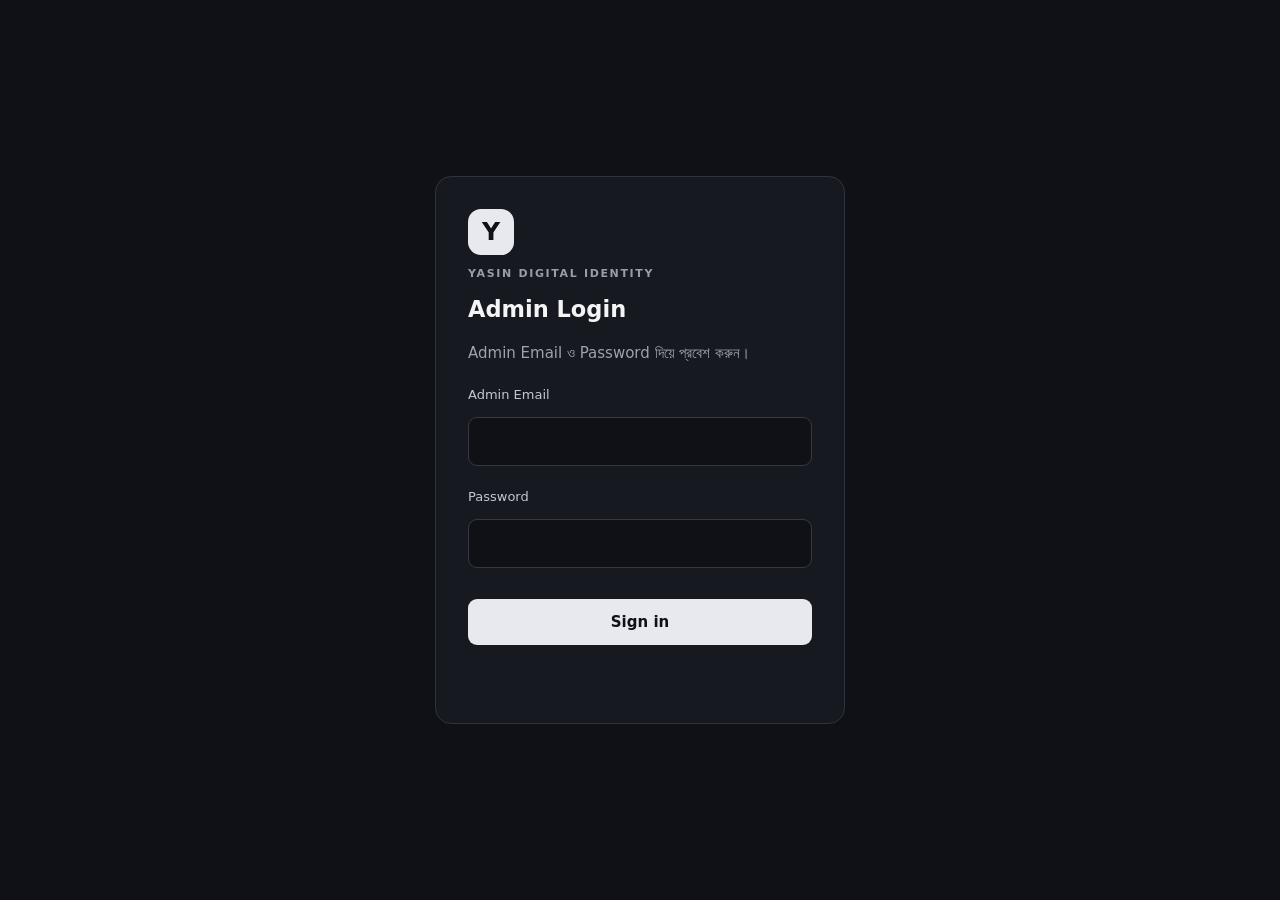
<file: admin/index.html>
<!doctype html>
<html lang="bn"><head><meta charset="utf-8"><meta name="viewport" content="width=device-width,initial-scale=1"><meta name="theme-color" content="#101116"><title>YASIN Admin Dashboard</title><link rel="stylesheet" href="./css/style.css"></head>
<body>
<main id="loginView" class="login-wrap"><section class="login-card"><div class="brand">Y</div><p class="eyebrow">YASIN DIGITAL IDENTITY</p><h1>Admin Login</h1><p class="muted">Admin Email ও Password দিয়ে প্রবেশ করুন।</p><form id="loginForm"><label>Admin Email</label><input id="email" type="email" autocomplete="username" required><label>Password</label><input id="password" type="password" autocomplete="current-password" required><button class="primary full">Sign in</button></form><p id="loginMessage" class="message"></p></section></main>
<div id="appView" class="app hidden"><aside class="sidebar"><div class="brandline"><b class="brand">Y</b><span><b>YASIN</b><small>ADMIN PANEL</small></span></div><nav>
<button class="nav active" data-page="overview">▦ <span>Overview</span></button><button class="nav" data-page="qr">↗ <span>QR & Redirect</span></button><button class="nav" data-page="analytics">▥ <span>Analytics</span></button><button class="nav" data-page="website">▣ <span>Website</span></button><button class="nav" data-page="security">◈ <span>Security</span></button><button class="nav" data-page="backup">▤ <span>Backup</span></button></nav><div class="sidebottom">● Backend session active<button id="logoutBtn">Sign out</button></div></aside>
<main class="main"><header class="topbar"><div><p class="eyebrow">CONTROL CENTER</p><h1 id="pageTitle">Overview</h1></div><button id="refreshBtn" class="secondary">↻ Refresh</button></header>
<section id="page-overview" class="page"><div class="welcome"><p class="eyebrow">WELCOME BACK</p><h2>Your website at a glance.</h2><p class="muted">আপনার QR Redirect এবং ওয়েবসাইটের সার্বিক অবস্থা।</p></div><div class="stats">
<article class="stat"><span>Total Events</span><strong id="statEvents">—</strong><small>গত ৩০ দিনের ইভেন্ট</small></article><article class="stat"><span>Page Views</span><strong id="statViews">—</strong><small>রেকর্ড হওয়া পেজ ভিউ</small></article><article class="stat"><span>QR Visits</span><strong id="statQr">—</strong><small>QR থেকে ভিজিট</small></article><article class="stat"><span>Link Clicks</span><strong id="statClicks">—</strong><small>রেকর্ড হওয়া ক্লিক</small></article></div>
<div class="grid"><article class="panel"><h3>Quick Actions</h3><button class="action" data-goto="qr">↗ Change QR Destination <span>›</span></button><button class="action" data-goto="analytics">▥ View Analytics <span>›</span></button></article><article class="panel"><h3>System Status</h3><p>Cloudflare Worker <b class="ok">Connected</b></p><p>D1 Analytics DB <b id="dbStatus">Checking</b></p><p>GitHub Destination <b id="githubStatus">Checking</b></p></article></div></section>
<section id="page-qr" class="page hidden"><h2>QR & Redirect Management</h2><p class="muted">Permanent QR URL-এর গন্তব্য পরিবর্তন করুন।</p><article class="panel"><label>Permanent QR URL</label><div class="inline"><input id="permanentUrl" readonly><button id="copyPermanent" class="secondary">Copy</button></div><label>Current Destination URL</label><input id="destinationInput" type="url" placeholder="https://example.com"><button id="saveDestination" class="primary">Update Destination</button><p id="destinationMessage" class="message"></p></article></section>
<section id="page-analytics" class="page hidden"><h2>Website Analytics</h2><p class="muted">Database-এ রেকর্ড হওয়া সামগ্রিক পরিসংখ্যান।</p><div class="toolbar"><label>সময়কাল</label><select id="daysSelect"><option value="7">শেষ ৭ দিন</option><option value="30" selected>শেষ ৩০ দিন</option><option value="90">শেষ ৯০ দিন</option><option value="365">শেষ ৩৬৫ দিন</option></select><button id="loadAnalytics" class="secondary">রিপোর্ট আপডেট</button></div><div class="stats"><article class="stat"><span>Total Events</span><strong id="aEvents">—</strong></article><article class="stat"><span>Page Views</span><strong id="aViews">—</strong></article><article class="stat"><span>QR Visits</span><strong id="aQr">—</strong></article><article class="stat"><span>Link Clicks</span><strong id="aClicks">—</strong></article></div><div class="grid"><article class="panel"><h3>Top Pages</h3><div id="pagesList">No data yet.</div></article><article class="panel"><h3>Countries</h3><div id="countriesList">No data yet.</div></article><article class="panel"><h3>Devices</h3><div id="devicesList">No data yet.</div></article></div><p class="note">এগুলো ইভেন্টের মোট সংখ্যা; যাচাইকৃত Unique Person গণনা নয়। Tracking চালু না থাকলে সংখ্যা শূন্য হতে পারে।</p><p id="analyticsMessage" class="message"></p></section>
<section id="page-website" class="page hidden"><h2>Website Management</h2><article class="panel"><p>Portfolio GitHub Pages-এ প্রকাশিত। এই সংস্করণে পেজ এডিটর, ছবি আপলোড এবং কনটেন্ট প্রকাশের API এখনো যুক্ত করা হয়নি।</p><a href="https://yasinfo725.github.io/" target="_blank" rel="noopener">Portfolio খুলুন ↗</a></article></section>
<section id="page-security" class="page hidden"><h2>Security Center</h2><article class="panel"><p>Session expiry: <b>30 minutes</b></p><p>Authentication: <b>HMAC signed token</b></p><p>Password verification: <b>PBKDF2-SHA256</b></p><p class="note">Password, GitHub Token বা Secret কখনো Dashboard-এ লিখবেন না বা কারও সঙ্গে শেয়ার করবেন না।</p></article></section>
<section id="page-backup" class="page hidden"><h2>Backup & Restore</h2><article class="panel"><p>স্বয়ংক্রিয় Backup/Restore এখনো সংযুক্ত হয়নি। আপাতত GitHub Repository-এর ফাইলগুলোর কপি নিরাপদ স্থানে রাখুন।</p><a href="https://github.com/yasinfo725/yasinfo725.github.io" target="_blank" rel="noopener">GitHub Repository খুলুন ↗</a></article></section><footer>YASIN DIGITAL IDENTITY · Admin Dashboard</footer></main></div>
<script src="./js/config.js"></script><script src="./js/app.js"></script></body></html>
</file>
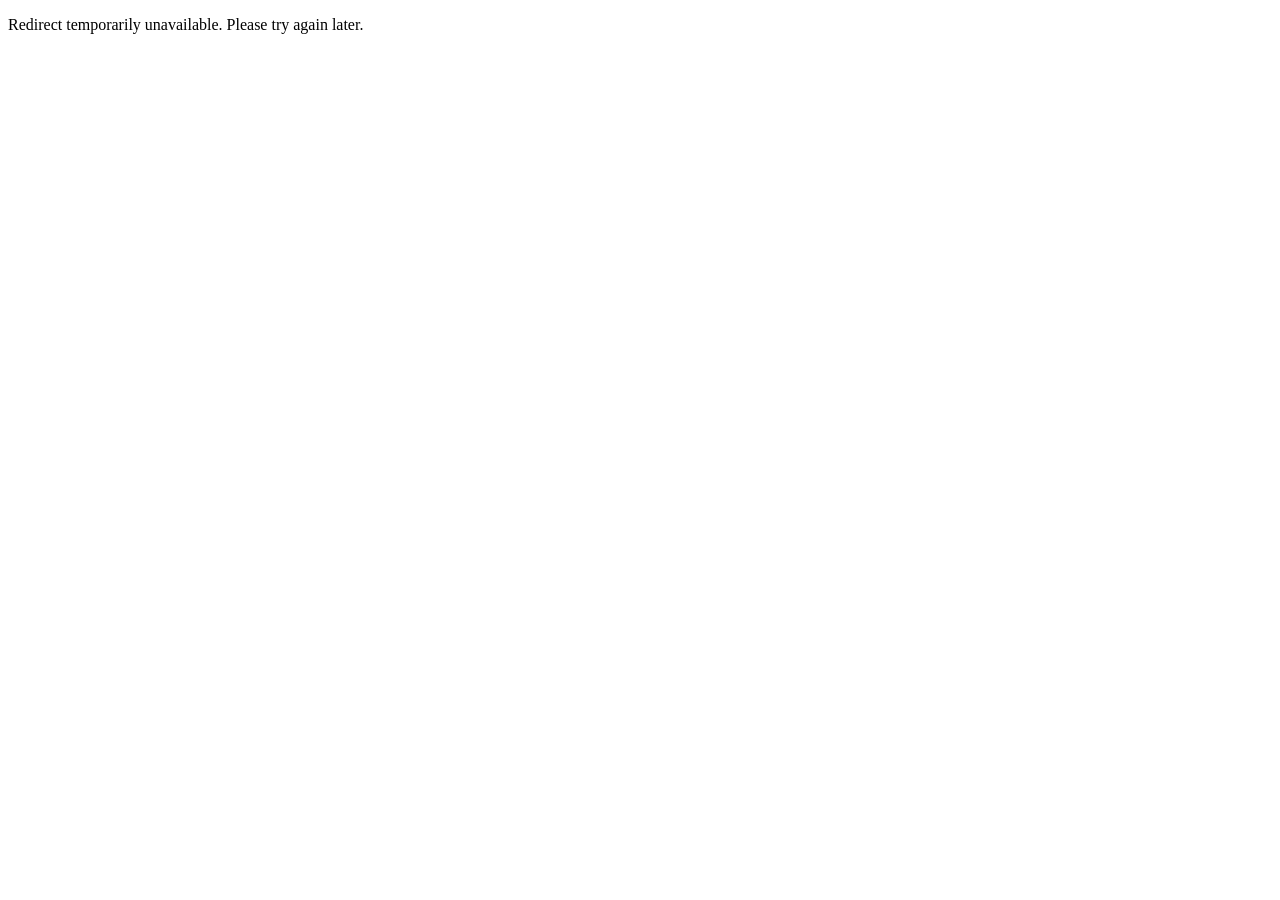
<file: go/index.html>
<!doctype html>
<html lang="en"><head><meta charset="utf-8"><meta name="viewport" content="width=device-width,initial-scale=1"><meta name="robots" content="noindex"><title>Redirecting…</title></head>
<body><p id="message">Redirecting…</p><script src="config.js"></script><script>
(async()=>{
  const message=document.getElementById("message");
  try {
    const r=await fetch(window.GO_CONFIG.WORKER_BASE_URL+"/api/destination",{cache:"no-store"});
    if(!r.ok) throw new Error("Worker API unavailable");
    const data=await r.json();
    const target=new URL(data.url);
    if(target.protocol!=="https:") throw new Error("Invalid destination");
    location.replace(target.href);
  } catch(e) {
    message.textContent="Redirect temporarily unavailable. Please try again later.";
  }
})();
</script></body></html>
</file>
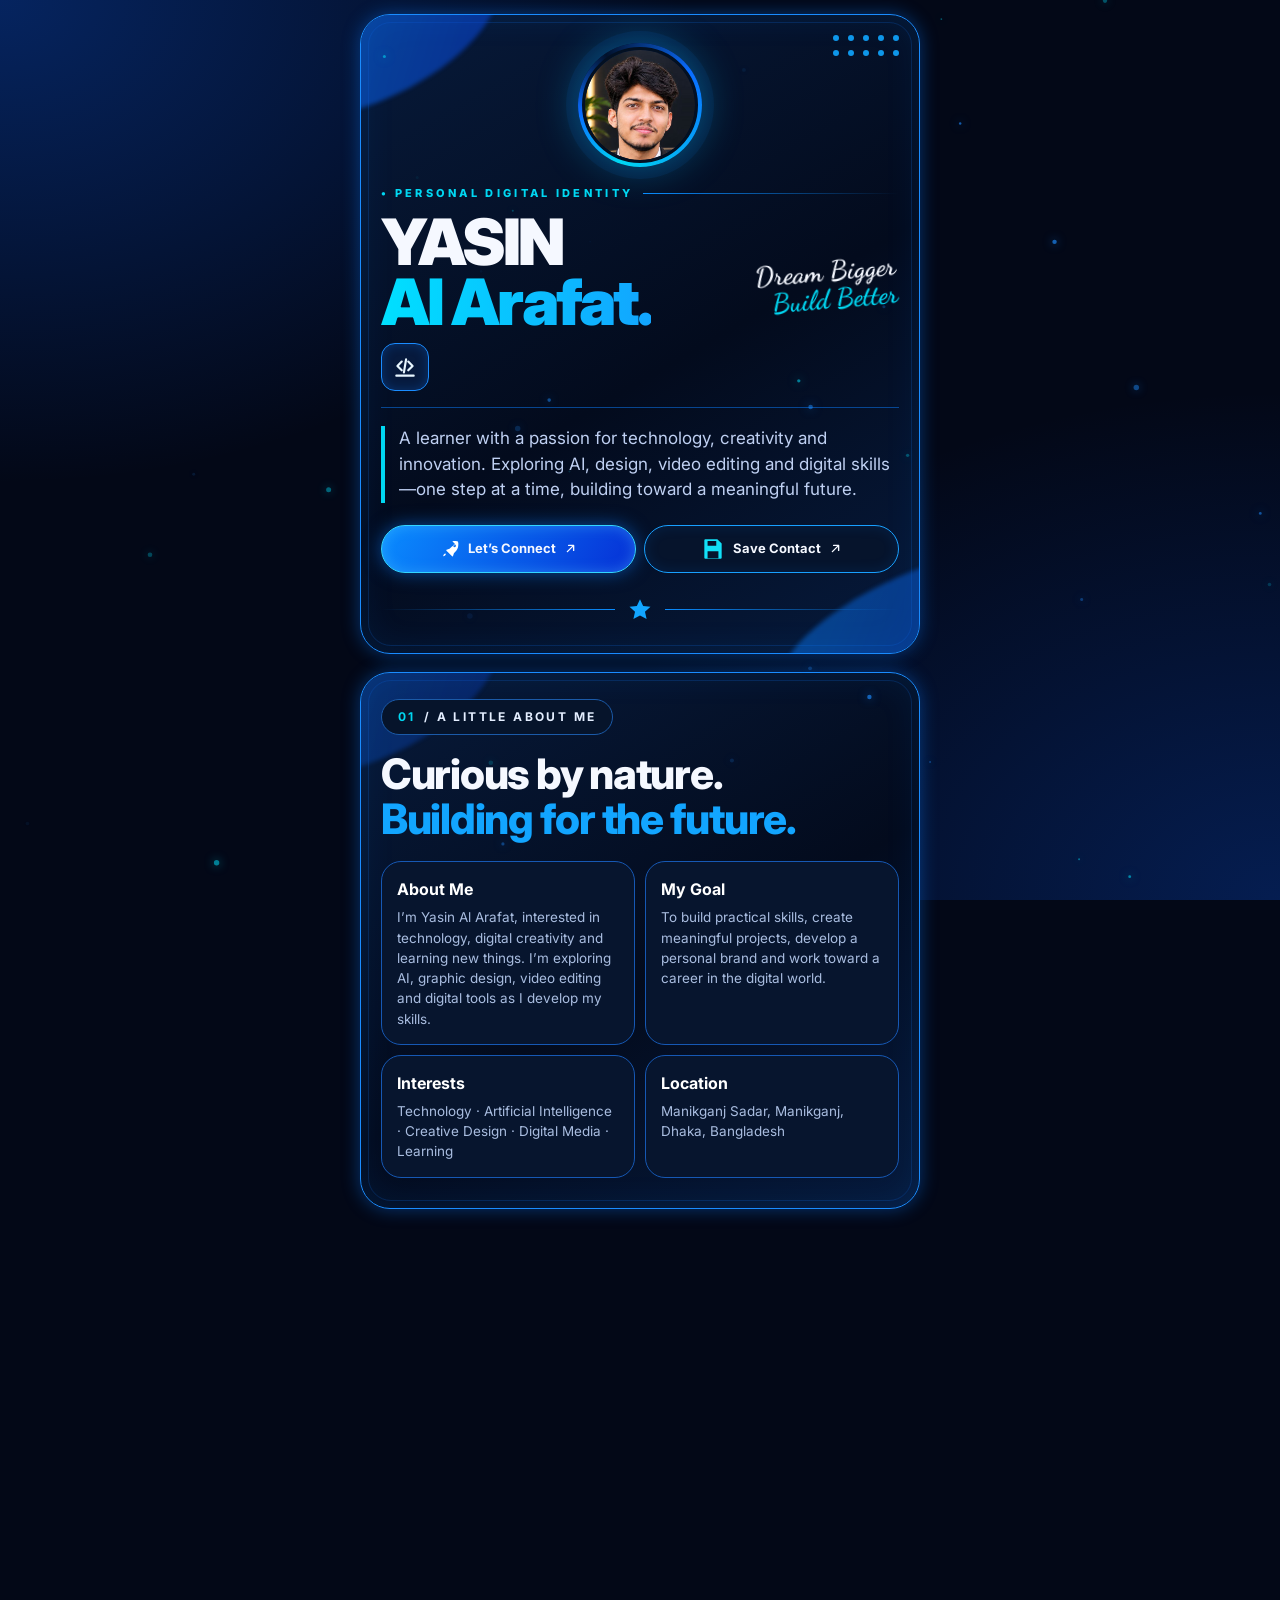
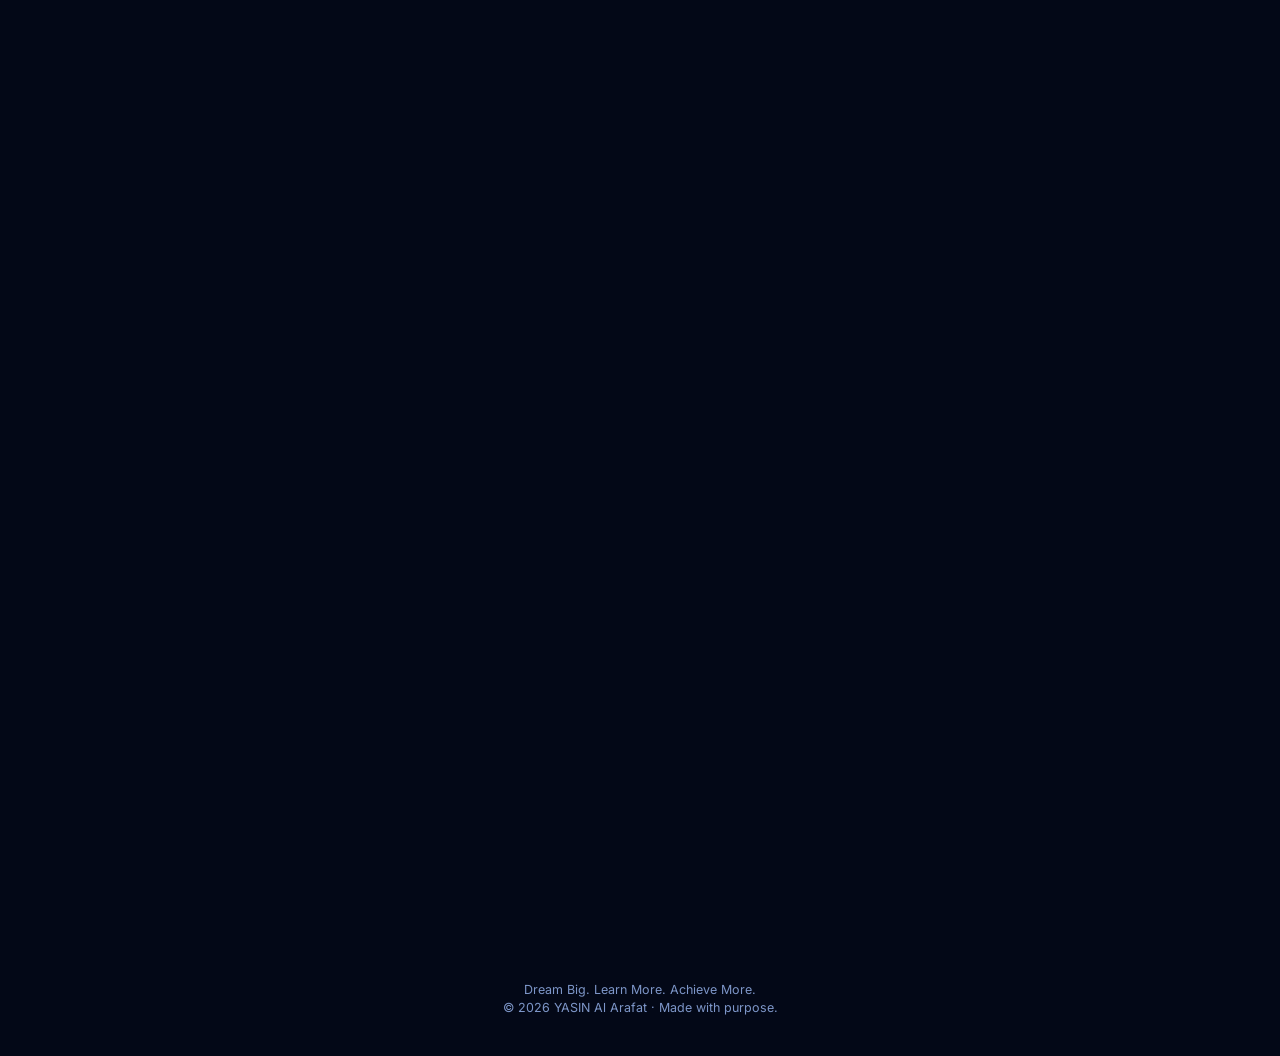
<file: YASIN Al Arafat — Digital Profile.html>
<!doctype html>
<html lang="en">
<head>
<meta charset="utf-8">
<meta name="viewport" content="width=device-width, initial-scale=1, viewport-fit=cover">
<meta name="theme-color" content="#030817">
<meta name="color-scheme" content="dark">
<title>YASIN Al Arafat — Digital Profile</title>
<script>document.documentElement.className='js'</script>
<link rel="stylesheet" href="https://fonts.googleapis.com/css2?family=Inter:wght@400;500;600;700;800;900&family=Dancing+Script:wght@600;700&family=Noto+Sans+Bengali:wght@500;700&display=swap">
<style>
:root{color-scheme:dark;box-sizing:border-box;padding-top:env(safe-area-inset-top,0px);padding-bottom:env(safe-area-inset-bottom,0px);
--bg:#030817;--text:#f5f8ff;--muted:#a9bde0;--blue:#087bff;--cyan:#00d7f2;--line:#0f6be0;--r:30px}
html{scroll-behavior:smooth;scroll-padding-top:env(safe-area-inset-top,0px)}
*{box-sizing:border-box}
body{margin:0;color:var(--text);font-family:Inter,system-ui,-apple-system,"Segoe UI",Roboto,Arial,sans-serif;line-height:1.5;overflow-x:hidden;
background:radial-gradient(ellipse at 0% 0%,#0a5cf055,transparent 38%),radial-gradient(ellipse at 100% 100%,#0a58f044,transparent 40%),var(--bg);background-attachment:fixed}
a{color:inherit;text-decoration:none}button{font:inherit;color:inherit}
.wrap{width:min(560px,calc(100% - 22px));margin:0 auto;padding:14px 0 30px}
.card{position:relative;overflow:hidden;margin:0 0 18px;border:1.5px solid #1a8cff;border-radius:var(--r);
background:linear-gradient(150deg,#071a3a 0%,#030b1d 55%,#061a3c 100%);padding:26px 20px 30px;
box-shadow:0 0 18px #0a7bff66,inset 0 0 36px #0a7bff1c}
.card:before{content:"";position:absolute;inset:7px;border:1px solid #0e5dc844;border-radius:calc(var(--r) - 7px);pointer-events:none}
.wave{position:absolute;pointer-events:none;border-radius:50%;background:linear-gradient(135deg,#0a84ff,#0a3fd8);filter:blur(2px);opacity:.55}
.w1{width:260px;height:120px;left:-110px;top:-40px;transform:rotate(-28deg)}
.w2{width:300px;height:110px;right:-150px;bottom:-30px;transform:rotate(-24deg);opacity:.45}
.dots{position:absolute;right:20px;top:20px;display:grid;grid-template-columns:repeat(5,6px);gap:9px;pointer-events:none}
.dots i{width:6px;height:6px;border-radius:50%;background:#10a6ff;opacity:.9}
.z{position:relative;z-index:1}
/* hero */
.avatar-ring{width:124px;height:124px;margin:2px auto 18px;border-radius:50%;display:grid;place-items:center;
background:conic-gradient(from 200deg,#00d7f2,#0a6cff,#02112b 35%,#0a6cff 60%,#00d7f2);padding:4px;box-shadow:0 0 0 12px #0a7bff14,0 0 40px #00bfff66}
.avatar{width:100%;height:100%;border-radius:50%;background:radial-gradient(circle at 35% 25%,#13294d,#050d1f 70%);display:grid;place-items:center;border:3px solid #031022}
.avatar{overflow:hidden}.avatar img{width:100%;height:100%;object-fit:cover;border-radius:50%;display:block}
.eyebrow{display:flex;align-items:center;gap:10px;color:var(--cyan);font-weight:800;letter-spacing:.3em;font-size:11px;text-transform:uppercase}
.eyebrow:after{content:"";flex:1;height:1.5px;background:linear-gradient(90deg,#0a8cff,transparent)}
h1{margin:10px 0 0;font-size:clamp(34px,11.2vw,64px);line-height:.95;font-weight:900;letter-spacing:-.045em;flex:none}
.namerow{display:flex;align-items:flex-end;justify-content:space-between;gap:4px}
h1 span{display:block;color:var(--cyan);background:linear-gradient(90deg,#00e0ff,#12a5ff);-webkit-background-clip:text;background-clip:text;-webkit-text-fill-color:transparent}
.slogan{font-family:"Dancing Script",cursive;font-weight:700;font-size:clamp(15px,4.8vw,27px);line-height:1.05;text-align:right;transform:rotate(-5deg);margin:0 2px 18px 0;white-space:nowrap}
.slogan span{display:block;color:var(--cyan)}
.role{display:flex;align-items:center;gap:12px;font-weight:600;font-size:clamp(14px,4vw,17px);margin-top:10px;padding-bottom:16px;border-bottom:1.5px solid #0a62c8aa}
.role .ic{width:48px;height:48px;border-radius:14px;border:1.5px solid #1a8cff;background:#071a3d;display:grid;place-items:center;flex:none;box-shadow:inset 0 0 12px #0a7bff44}
.bio{border-left:4px solid var(--cyan);padding-left:14px;margin:18px 0 22px;color:#bfd0f2;font-size:clamp(14.5px,4vw,17px)}
.btns{display:grid;grid-template-columns:repeat(2,minmax(0,1fr));gap:8px}
.btn{display:flex;align-items:center;justify-content:center;gap:7px;min-width:0;white-space:nowrap;border:1.5px solid #18a0ff;border-radius:999px;padding:10px 8px;font-weight:700;font-size:13px;cursor:pointer;transition:.2s;background:#06142c;box-shadow:inset 0 0 14px #0a7bff22}
.btn:active,.btn:hover{transform:translateY(-2px);box-shadow:0 0 20px #0a7bffaa}
.btn.p{background:linear-gradient(120deg,#0a8cff,#0630d6);border-color:#33d6ff;box-shadow:0 0 18px #0a7bff88,inset 0 0 14px #5cdcff55}

.btn svg{flex:none}
.star{display:flex;align-items:center;gap:12px;margin-top:24px;color:var(--cyan)}
.star:before,.star:after{content:"";flex:1;height:1.5px;background:linear-gradient(90deg,transparent,#0a8cff)}
.star:after{background:linear-gradient(270deg,transparent,#0a8cff)}
/* sections */
.kicker{display:inline-flex;align-items:center;gap:8px;border:1.5px solid #1b5aa8;border-radius:999px;padding:8px 16px;font-size:12px;font-weight:700;letter-spacing:.2em;text-transform:uppercase;background:#06142b;color:#e4eeff}
.kicker b{color:var(--cyan);font-weight:700}
.head{display:flex;align-items:flex-start;gap:14px;margin:18px 0 6px}
.badge{width:62px;height:62px;border-radius:18px;background:linear-gradient(145deg,#0a84ff,#0636c9);display:grid;place-items:center;flex:none;box-shadow:0 0 18px #0a7bff88,inset 0 0 10px #66d6ff66;border:1px solid #3bb4ff}
h2{margin:0;font-size:clamp(30px,9vw,42px);line-height:1.08;letter-spacing:-.03em;font-weight:800}
h2 em{font-style:normal;color:#12a5ff}
.sub{color:#8fa9de;font-size:15px;margin:2px 0 0}
.grid{display:grid;grid-template-columns:repeat(2,minmax(0,1fr));gap:10px;margin-top:20px}
.tile{display:flex;align-items:center;gap:8px;min-width:0;min-height:56px;padding:9px 8px 9px 9px;border:1.5px solid #1658b4;border-radius:22px;background:linear-gradient(145deg,#0d2145,#061128);box-shadow:inset 0 0 14px #0a7bff1f;transition:.2s}
a.tile:hover,a.tile:active,button.tile:hover{border-color:#12d4ff;transform:translateY(-2px);box-shadow:0 0 16px #0a8cff66}
.tile .lg{width:44px;height:44px;border-radius:12px;display:grid;place-items:center;flex:none;overflow:hidden}
.tile .sep{width:1.5px;height:30px;background:#2a4f8c;flex:none}
.tile .nm{font-weight:700;font-size:clamp(12px,3.6vw,16px);white-space:nowrap;min-width:0;overflow:hidden;text-overflow:ellipsis}
.tile .ar{margin-left:auto;width:32px;height:32px;border-radius:50%;background:#0d2347;border:1px solid #1f4c93;display:grid;place-items:center;color:#8fd0ff;flex:none;font-size:15px}
.tile.off{opacity:.5}
.contact .tile{min-height:0;padding:7px 8px;border-radius:22px}
.contact .tile .lg{width:44px;height:44px;border-radius:13px}
.contact .tile .nm{font-size:clamp(13px,3.8vw,17px);white-space:normal;line-height:1.15}
.contact .ar{border-color:#2d66c0}
.plane{position:absolute;right:26px;top:70px;width:96px;opacity:.95;filter:drop-shadow(0 0 14px #0a8cff88)}
.foot{display:flex;align-items:center;gap:12px;margin-top:24px;color:var(--cyan)}
.foot:before,.foot:after{content:"";flex:1;height:1.5px;background:linear-gradient(90deg,transparent,#0a8cff)}
.foot:after{background:linear-gradient(270deg,transparent,#0a8cff)}
/* about */
.info{border:1.5px solid #1658b4;border-radius:20px;background:#07152e;padding:15px}
.info h3{margin:0 0 6px;font-size:16px;color:#fff}.info p{margin:0;color:var(--muted);font-size:13.5px}
/* qr */
.qrrow{display:grid;grid-template-columns:1fr;gap:18px;margin-top:20px}
.qrtitle{display:flex;align-items:center;gap:14px;font-weight:800;font-size:22px}
.qrtitle .badge{width:54px;height:54px}
.qrp{color:var(--muted);font-size:15.5px;margin:12px 0 14px}.qrp b{color:var(--cyan);font-weight:700}
.pill{display:flex;align-items:center;gap:12px;border:1.5px solid #1b5aa8;border-radius:999px;padding:11px 16px;background:#06142b;font-size:14.5px;margin-top:10px}
.pill b{color:var(--cyan);font-weight:700}
.qrbox{border:1.5px solid #12a5ff;border-radius:28px;padding:22px 22px 18px;background:linear-gradient(150deg,#0a2147,#04112a);box-shadow:0 0 26px #0a8cff66,inset 0 0 20px #0a8cff22;text-align:center;max-width:290px;margin:0 auto;width:100%}
.qrframe{position:relative;padding:14px;margin:0 auto}
.qrframe i{position:absolute;width:30px;height:30px;border:5px solid #00d7f2;border-radius:10px}
.qrframe i:nth-child(1){left:0;top:0;border-right:0;border-bottom:0}.qrframe i:nth-child(2){right:0;top:0;border-left:0;border-bottom:0}
.qrframe i:nth-child(3){left:0;bottom:0;border-right:0;border-top:0}.qrframe i:nth-child(4){right:0;bottom:0;border-left:0;border-top:0}
.qrframe svg{display:block;width:100%;background:#fff;border-radius:6px;padding:8px}
.ready{display:flex;align-items:center;gap:10px;margin:14px 0 8px;color:var(--cyan)}
.ready:before,.ready:after{content:"";flex:1;height:1.5px;background:#1a5fb8}
.qrbox p{margin:0;font-weight:600;font-size:15px}
.fnote{text-align:center;color:#7d96c8;font-size:12.5px;padding:2px 0 8px}
.toast{position:fixed;left:50%;bottom:calc(24px + env(safe-area-inset-bottom,0px));transform:translate(-50%,20px);opacity:0;pointer-events:none;background:#0e2a52;border:1px solid #2a86e0;padding:11px 18px;border-radius:14px;font-size:14px;z-index:9;transition:.25s}
.toast.on{opacity:1;transform:translate(-50%,0)}
@media(max-width:480px){.card{padding:22px 14px 26px}.tile .sep{display:none}.tile .lg{width:36px;height:36px;border-radius:10px}.tile .lg svg{max-width:80%;max-height:80%}.tile .ar{width:24px;height:24px}.tile .ar svg{width:13px;height:13px}.contact .tile{min-height:0}.contact .tile .lg{width:38px;height:38px}.badge{width:52px;height:52px}.btns .btn{font-size:12.5px;padding:10px 6px;gap:6px}.btn>svg:first-of-type{width:18px;height:18px}.btn>svg:last-of-type{width:11px;height:11px}.role{font-size:13px}.role .ic{width:40px;height:40px;border-radius:12px}.bio{font-size:13.5px}.plane{width:70px;top:64px;right:18px}}
#intro{position:fixed;inset:0;z-index:50;display:grid;place-items:center;background:radial-gradient(circle at 50% 42%,#0b2c6b,#030817 70%);animation:introOut .8s ease 2.1s forwards}
.ibox{text-align:center}
.ring{width:92px;height:92px;margin:0 auto 22px;border-radius:50%;border:4px solid #0a3d85;border-top-color:#00d7f2;border-right-color:#0a6cff;box-shadow:0 0 34px #0a8cff77;animation:spin 1s linear infinite}
.iname{font-size:30px;font-weight:900;letter-spacing:-.03em;animation:rise .8s ease .3s backwards}
.iname span{color:var(--cyan)}
.itag{font-family:"Dancing Script",cursive;font-size:21px;color:#a9d6ff;margin-top:4px;animation:rise .8s ease .7s backwards}
.js .card{opacity:0;transform:translateY(34px) scale(.98);transition:opacity .8s ease,transform .8s cubic-bezier(.2,.8,.2,1)}
.js .card.show{opacity:1;transform:none}
.card.show .tile,.card.show .info{animation:pop .6s cubic-bezier(.2,.8,.2,1) backwards;animation-delay:var(--d,0s)}
.card.show .eyebrow{animation:rise .7s ease .1s backwards}
.card.show h1{animation:rise .7s ease .25s backwards}
.card.show .slogan{animation:rise .8s ease .5s backwards}
.card.show .role{animation:rise .7s ease .6s backwards}
.card.show .bio{animation:rise .7s ease .75s backwards}
.card.show .btns{animation:rise .7s ease .9s backwards}
.avatar-ring{animation:pulse 3s ease-in-out infinite}
.dots i{animation:tw 2.4s ease-in-out infinite}.dots i:nth-child(odd){animation-delay:.7s}
.wave{animation:drift 9s ease-in-out infinite alternate}
.plane{animation:float 4s ease-in-out infinite}
.btn.p{position:relative;overflow:hidden}
.btn.p:after{content:"";position:absolute;top:0;left:-60%;width:40%;height:100%;background:linear-gradient(100deg,transparent,#ffffff55,transparent);transform:skewX(-20deg);animation:sheen 3.4s ease-in-out 2.8s infinite}
@keyframes spin{to{transform:rotate(360deg)}}
@keyframes introOut{to{opacity:0;visibility:hidden}}
@keyframes rise{from{opacity:0;translate:0 16px}}
@keyframes pop{from{opacity:0;transform:translateY(18px) scale(.94)}}
@keyframes pulse{0%,100%{box-shadow:0 0 0 10px #0a7bff14,0 0 30px #00bfff55}50%{box-shadow:0 0 0 18px #0a7bff0a,0 0 54px #00d7f2aa}}
@keyframes tw{50%{opacity:.25}}
@keyframes drift{to{translate:14px 10px}}
@keyframes float{50%{transform:translate(-6px,-9px) rotate(-3deg)}}
@keyframes sheen{0%{left:-60%}35%,100%{left:130%}}
@media(prefers-reduced-motion:reduce){*{animation-duration:.01ms!important;animation-delay:0s!important;animation-iteration-count:1!important;transition-duration:.01ms!important}#intro{display:none}}
#pt{position:fixed;inset:0;width:100%;height:100%;z-index:2;pointer-events:none}
.btn,.tile{position:relative;overflow:hidden;-webkit-tap-highlight-color:transparent;user-select:none}
.btn:active,.tile:active{transform:scale(.95)!important;transition-duration:.08s}
.rip{position:absolute;border-radius:50%;background:radial-gradient(circle,#9aeeffdd,#0a8cff66 55%,transparent 70%);transform:scale(0);animation:ripple .75s ease-out forwards;pointer-events:none}
.sp{position:fixed;width:6px;height:6px;margin:-3px 0 0 -3px;border-radius:50%;background:#00e0ff;box-shadow:0 0 9px #00d7f2,0 0 16px #0a8cff;pointer-events:none;z-index:40;animation:spark .7s ease-out forwards}
.go .ar,.go>svg:last-of-type{animation:arrowgo .55s ease}
.go .lg{animation:logo .55s ease}
.caret{display:inline-block;width:2px;height:1em;background:var(--cyan);margin-left:2px;vertical-align:-.12em;animation:blink .7s steps(1) infinite}
@keyframes ripple{to{transform:scale(1);opacity:0}}
@keyframes spark{to{transform:translate(var(--x),var(--y)) scale(0);opacity:0}}
@keyframes arrowgo{40%{transform:translate(8px,-8px) rotate(20deg);opacity:0}60%{transform:translate(-8px,8px);opacity:0}100%{transform:none;opacity:1}}
@keyframes logo{40%{transform:scale(1.2) rotate(-8deg)}100%{transform:none}}
@keyframes blink{50%{opacity:0}}
#sbar{position:fixed;left:0;right:0;top:env(safe-area-inset-top,0px);height:3px;z-index:45;transform-origin:0 50%;transform:scaleX(0);background:linear-gradient(90deg,#00d7f2,#0a6cff,#8a3cff);box-shadow:0 0 10px #00d7f2;pointer-events:none}
.js .card.above{transform:translateY(-34px) scale(.98)}
.avatar-ring{translate:0 calc(var(--sy,0)*-.06px)}
.dots{translate:0 calc(var(--sy,0)*.04px)}
.wave{rotate:calc(var(--sy,0)*.004deg)}
.iav{position:relative;width:132px;height:132px;margin:0 auto 22px}.iav img{position:absolute;inset:11px;width:calc(100% - 22px);height:calc(100% - 22px);border-radius:50%;object-fit:cover;box-shadow:0 0 30px #0a8cff88;animation:rise .8s ease .1s backwards}.iav .ring{position:absolute;inset:0;width:auto;height:auto;margin:0}
.namerow{position:relative;min-height:104px;cursor:pointer;-webkit-tap-highlight-color:transparent}
.sigbox{position:absolute;left:50%;top:50%;width:80%;max-width:340px;transform:translate(-50%,-50%);opacity:0;pointer-events:none;z-index:2}
.sigbox img{display:block;width:100%;height:auto;filter:drop-shadow(0 0 6px #00d7f2) drop-shadow(0 0 14px #0a8cff88);-webkit-mask:linear-gradient(90deg,#000 85%,transparent) left center/0% 100% no-repeat;mask:linear-gradient(90deg,#000 85%,transparent) left center/0% 100% no-repeat}
.namerow.signing .sigbox{opacity:1}
.namerow.signing .sigbox img{animation:wipe 2.2s cubic-bezier(.4,.1,.3,1) both}
.namerow.reveal .sigbox{animation:sigOut .8s ease forwards}
.js .namerow:not(.reveal):not(.done) h1,.js .namerow:not(.reveal):not(.done) .slogan{opacity:0;animation:failsafe 0s 9s forwards}
.namerow h1{transform-origin:left center}
.namerow.reveal h1{animation:nameIn 1s cubic-bezier(.2,.8,.2,1) backwards}
.namerow.reveal .slogan{animation:rise .8s ease .5s backwards}
@keyframes wipe{0%{-webkit-mask-size:0% 100%;mask-size:0% 100%}30%{-webkit-mask-size:35% 100%;mask-size:35% 100%}38%{-webkit-mask-size:36% 100%;mask-size:36% 100%}72%{-webkit-mask-size:92% 100%;mask-size:92% 100%}80%{-webkit-mask-size:94% 100%;mask-size:94% 100%}100%{-webkit-mask-size:135% 100%;mask-size:135% 100%}}
@keyframes sigOut{to{opacity:0;filter:blur(7px);transform:translate(-50%,-54%) scale(1.06)}}
@keyframes nameIn{from{opacity:0;transform:scale(1.1);filter:blur(10px)}}
@keyframes failsafe{to{opacity:1}}
</style>
</head>
<body>
<div id="intro"><div class="ibox"><div class="iav"><img id="iimg" alt=""><div class="ring"></div></div><div class="iname">YASIN <span>Al Arafat.</span></div><div class="itag">Dream Bigger · Build Better</div></div></div>
<svg width="0" height="0" style="position:absolute" aria-hidden="true">
<defs>
<linearGradient id="ig" x1="0" y1="1" x2="1" y2="0"><stop offset="0" stop-color="#feda75"/><stop offset=".3" stop-color="#fa7e1e"/><stop offset=".55" stop-color="#d62976"/><stop offset=".8" stop-color="#962fbf"/><stop offset="1" stop-color="#4f5bd5"/></linearGradient>
<symbol id="arr" viewBox="0 0 24 24"><path d="M7 17 17 7M9 7h8v8" fill="none" stroke="currentColor" stroke-width="2.2" stroke-linecap="round" stroke-linejoin="round"/></symbol>
</defs>
</svg>

<canvas id="pt"></canvas>
<div id="sbar"></div>
<div class="wrap">

<!-- 01 HERO -->
<section class="card" id="home">
<div class="wave w1"></div><div class="wave w2"></div>
<div class="dots"><i></i><i></i><i></i><i></i><i></i><i></i><i></i><i></i><i></i><i></i></div>
<div class="z">
<div class="avatar-ring"><div class="avatar"><img src="[data-uri]" alt="Yasin Al Arafat"></div></div>
<div class="eyebrow">• Personal Digital Identity</div>
<div class="namerow"><div class="sigbox" aria-hidden="true"><img alt="" src="[data-uri]"></div><h1>YASIN<span>Al Arafat.</span></h1><div class="slogan">Dream Bigger<span>Build Better</span></div></div>
<div class="role"><span class="ic"><svg width="26" height="26" viewBox="0 0 24 24" fill="none" stroke="#e8f6ff" stroke-width="2" stroke-linecap="round" stroke-linejoin="round"><path d="m9 8-4 4 4 4M15 8l4 4-4 4M13 6l-2 12" transform="translate(0 -1)"/><path d="M4 20h16"/></svg></span><span><span id="ty">Aspiring Digital Creator · Tech &amp; AI Enthusiast</span><span id="caret" class="caret" style="display:none"></span><span id="rest" style="visibility:hidden"></span></span></div>
<p class="bio">A learner with a passion for technology, creativity and innovation. Exploring AI, design, video editing and digital skills—one step at a time, building toward a meaningful future.</p>
<div class="btns">
<a class="btn p" href="#contact"><svg width="22" height="22" viewBox="0 0 24 24" fill="#fff"><path d="M14.5 3.5c3.2-.6 5.4-.3 6 .3.6.6.9 2.800.3 6-.4 2-1.500 3.800-3 5.300l-1.500 1.500-1.100 3.200c-.1.400-.6.500-.9.200l-2.300-2.300-1.600-1.600-2.300-2.300c-.3-.3-.2-.8.200-.9l3.200-1.100 1.500-1.500c1.500-1.500 3.300-2.600 5.300-3zM15.500 8.500a1.500 1.500 0 1 0 3 0 1.500 1.500 0 0 0-3 0zM7 17c-1.200.2-2.200 1.200-2.500 3 1.800-.3 2.800-1.300 3-2.500z"/></svg>Let’s Connect <svg width="15" height="15"><use href="#arr"/></svg></a>
<button class="btn bn" id="saveBtn" type="button"><svg width="26" height="26" viewBox="0 0 24 24" fill="#12e0f7"><path d="M5 3h11l4 4v13a1 1 0 0 1-1 1H5a1 1 0 0 1-1-1V4a1 1 0 0 1 1-1zm2 1.500V9h8V4.500zM7 14v6.500h10V14z"/><rect x="9" y="16" width="6" height="2" rx="1" fill="#06142c"/></svg>Save Contact <svg width="15" height="15"><use href="#arr"/></svg></button>
</div>
<div class="star"><svg width="26" height="26" viewBox="0 0 24 24" fill="#12a5ff"><path d="m12 2 2.900 6.300 6.800.7-5.100 4.600 1.500 6.800L12 17l-6.100 3.400 1.500-6.800L2.300 9l6.800-.7z"/></svg></div>
</div>
</section>

<!-- 01 ABOUT -->
<section class="card" id="about">
<div class="wave w1" style="opacity:.3"></div>
<div class="z">
<span class="kicker"><b>01</b> / A little about me</span>
<h2 style="margin-top:16px">Curious by nature.<br><em>Building for the future.</em></h2>
<div class="grid">
<div class="info"><h3>About Me</h3><p>I’m Yasin Al Arafat, interested in technology, digital creativity and learning new things. I’m exploring AI, graphic design, video editing and digital tools as I develop my skills.</p></div>
<div class="info"><h3>My Goal</h3><p>To build practical skills, create meaningful projects, develop a personal brand and work toward a career in the digital world.</p></div>
<div class="info"><h3>Interests</h3><p>Technology · Artificial Intelligence · Creative Design · Digital Media · Learning</p></div>
<div class="info"><h3>Location</h3><p>Manikganj Sadar, Manikganj, Dhaka, Bangladesh</p></div>
</div>
</div>
</section>

<!-- 02 SOCIAL -->
<section class="card" id="social">
<div class="wave w1" style="opacity:.35"></div>
<div class="z">
<span class="kicker"><b>02</b> / Find me online</span>
<div class="head"><span class="badge"><svg width="34" height="34" viewBox="0 0 24 24" fill="none" stroke="#fff" stroke-width="2.200" stroke-linecap="round"><path d="M10 14a4.500 4.500 0 0 0 6.400 0l3-3a4.500 4.500 0 0 0-6.400-6.400l-1 1M14 10a4.500 4.500 0 0 0-6.400 0l-3 3a4.500 4.500 0 0 0 6.400 6.400l1-1"/></svg></span>
<div><h2>Social <em style="color:#12c4ff">Connections</em></h2></div></div>
<p class="sub">Available social links open your profiles. More networks can be added whenever you like.</p>
<div class="grid">
<a class="tile" href="https://www.facebook.com/share/1AK2K56yq4/" target="_blank" rel="noopener"><span class="lg" style="background:#0a6cff"><svg width="30" height="30" viewBox="0 0 24 24" fill="#fff"><path d="M14 8V6.500c0-.7.200-1 1.100-1H17V2h-2.800C11.300 2 10 3.700 10 6v2H8v3.500h2V22h4v-10.500h2.700L17 8z"/></svg></span><span class="sep"></span><span class="nm">Facebook</span><span class="ar"><svg width="16" height="16"><use href="#arr"/></svg></span></a>
<a class="tile" href="https://www.instagram.com/tox.ninja?lqvp=MXRqenZwNGNoZWtpcg==" target="_blank" rel="noopener"><span class="lg" style="background:url('data:image/svg+xml;utf8,') ,#d62976"><svg width="44" height="44" viewBox="0 0 44 44"><rect width="44" height="44" fill="url(#ig)"/><rect x="10" y="10" width="24" height="24" rx="7" fill="none" stroke="#fff" stroke-width="2.800"/><circle cx="22" cy="22" r="5.500" fill="none" stroke="#fff" stroke-width="2.800"/><circle cx="29.500" cy="14.500" r="1.800" fill="#fff"/></svg></span><span class="sep"></span><span class="nm">Instagram</span><span class="ar"><svg width="16" height="16"><use href="#arr"/></svg></span></a>
<a class="tile" href="https://www.tiktok.com/@tox.ninja1?_r=1&amp;_t=ZS-9Bbh54ozWbc" target="_blank" rel="noopener"><span class="lg" style="background:#050505"><svg width="28" height="28" viewBox="0 0 24 24"><path d="M16.500 3c.3 2.300 1.600 3.700 4 3.900v3c-1.400.1-2.700-.3-4-1.100v6.200c0 5-5.400 6.800-8.400 3.900-2.100-2.100-1.800-6.100 1.400-7.500.7-.3 1.500-.4 2.200-.3v3.200c-.8-.2-1.700-.1-2.200.6-.8 1 -.2 2.600 1.100 2.800 1.100.2 2.100-.6 2.100-1.800V3z" fill="#25f4ee" transform="translate(-.8 -.6)"/><path d="M16.500 3c.3 2.300 1.600 3.700 4 3.900v3c-1.400.1-2.700-.3-4-1.100v6.200c0 5-5.400 6.800-8.400 3.900-2.100-2.100-1.800-6.100 1.400-7.500.7-.3 1.500-.4 2.200-.3v3.200c-.8-.2-1.700-.1-2.200.6-.8 1-.2 2.600 1.100 2.800 1.100.2 2.100-.6 2.100-1.800V3z" fill="#fe2c55" transform="translate(.8 .6)"/><path d="M16.500 3c.3 2.300 1.600 3.700 4 3.900v3c-1.400.1-2.700-.3-4-1.100v6.200c0 5-5.400 6.800-8.400 3.900-2.100-2.100-1.800-6.100 1.400-7.500.7-.3 1.500-.4 2.200-.3v3.200c-.8-.2-1.700-.1-2.200.6-.8 1-.2 2.600 1.100 2.800 1.100.2 2.100-.6 2.100-1.800V3z" fill="#fff"/></svg></span><span class="sep"></span><span class="nm">TikTok</span><span class="ar"><svg width="16" height="16"><use href="#arr"/></svg></span></a>
<a class="tile" href="https://www.youtube.com/@KoutuhEx" target="_blank" rel="noopener"><span class="lg" style="background:#f00"><svg width="26" height="26" viewBox="0 0 24 24" fill="#fff"><path d="M8 5.500v13l11-6.500z"/></svg></span><span class="sep"></span><span class="nm">YouTube</span><span class="ar"><svg width="16" height="16"><use href="#arr"/></svg></span></a>
<a class="tile" href="https://www.linkedin.com/in/md-yasin-042317438?utm_source=share_via&amp;utm_content=profile&amp;utm_medium=member_android" target="_blank" rel="noopener"><span class="lg" style="background:#0a74c9;color:#fff;font-weight:900;font-size:24px;letter-spacing:-.05em">in</span><span class="sep"></span><span class="nm">LinkedIn</span><span class="ar"><svg width="16" height="16"><use href="#arr"/></svg></span></a>
<a class="tile" href="https://t.me/mdy725" target="_blank" rel="noopener"><span class="lg" style="background:#1b9cf0"><svg width="28" height="28" viewBox="0 0 24 24" fill="#fff"><path d="M21 4 3 11l5.500 2L18 7l-8 7.500V19l3-3 4.500 3.300z"/></svg></span><span class="sep"></span><span class="nm">Telegram</span><span class="ar"><svg width="16" height="16"><use href="#arr"/></svg></span></a>
<div class="tile off"><span class="lg" style="background:#050505"><svg width="24" height="24" viewBox="0 0 24 24" fill="#fff"><path d="M17.800 3h3.100l-6.800 7.700L22 21h-6.200l-4.800-6.300L5.500 21H2.400l7.200-8.300L2 3h6.400l4.400 5.800zm-1.100 16.200h1.700L7.400 4.700H5.600z"/></svg></span><span class="sep"></span><span class="nm">X / Twitter</span><span class="ar"><svg width="16" height="16"><use href="#arr"/></svg></span></div>
<div class="tile off"><span class="lg" style="background:#5865f2"><svg width="30" height="30" viewBox="0 0 24 24" fill="#fff"><path d="M19.300 5.300A16 16 0 0 0 15.400 4l-.5 1a14 14 0 0 0-3.800 0l-.5-1a16 16 0 0 0-3.900 1.300C4.200 9 3.500 12.600 3.800 16.100a16 16 0 0 0 4.800 2.400l1-1.600c-.6-.2-1.100-.5-1.600-.8l.4-.3a11 11 0 0 0 9.200 0l.4.300c-.5.300-1 .6-1.600.8l1 1.600a16 16 0 0 0 4.800-2.400c.4-4-.7-7.500-2.900-10.800zM9.500 14c-.9 0-1.600-.8-1.600-1.800s.7-1.800 1.600-1.800 1.600.8 1.600 1.800-.7 1.800-1.600 1.800zm5 0c-.9 0-1.600-.8-1.600-1.800s.7-1.800 1.600-1.800 1.600.8 1.600 1.800-.7 1.800-1.600 1.800z"/></svg></span><span class="sep"></span><span class="nm">Discord</span><span class="ar"><svg width="16" height="16"><use href="#arr"/></svg></span></div>
<div class="tile off"><span class="lg" style="background:#050505"><svg width="30" height="30" viewBox="0 0 24 24" fill="#fff"><path d="M12 2a10 10 0 0 0-3.200 19.500c.5.100.7-.2.700-.5v-1.800c-2.800.6-3.400-1.200-3.400-1.200-.5-1.200-1.100-1.500-1.100-1.500-.9-.6.100-.6.100-.6 1 .1 1.500 1 1.500 1 .9 1.500 2.400 1.100 3 .8.100-.7.400-1.100.7-1.400-2.200-.3-4.600-1.100-4.600-5 0-1.100.4-2 1-2.700-.1-.3-.4-1.300.1-2.700 0 0 .8-.3 2.800 1a9.500 9.500 0 0 1 5 0c1.900-1.300 2.800-1 2.800-1 .6 1.400.2 2.400.1 2.700.6.700 1 1.600 1 2.700 0 3.900-2.400 4.700-4.600 5 .4.300.7.900.7 1.800v2.700c0 .3.200.6.700.5A10 10 0 0 0 12 2z"/></svg></span><span class="sep"></span><span class="nm">GitHub</span><span class="ar"><svg width="16" height="16"><use href="#arr"/></svg></span></div>
<div class="tile off"><span class="lg" style="background:#050505"><svg width="28" height="28" viewBox="0 0 24 24" fill="none" stroke="#fff" stroke-width="2" stroke-linecap="round"><path d="M17.500 11.500c-.3-3-2.100-4.500-5-4.500-3 0-5 2-5 5s2 5 5 5c2.500 0 3.800-1.200 3.800-2.800 0-2.500-3.600-2.800-5-1.600-1 .9-.3 2.200 1.100 2.200 2 0 2.800-1.800 2.800-4M12.500 3C6 3 3.500 7 3.500 12s2.500 9 9 9 9-3.500 9-9"/></svg></span><span class="sep"></span><span class="nm">Threads</span><span class="ar"><svg width="16" height="16"><use href="#arr"/></svg></span></div>
</div>
<div class="foot"><svg width="30" height="30" viewBox="0 0 24 24" fill="none" stroke="currentColor" stroke-width="1.500"><circle cx="12" cy="12" r="9.500"/><ellipse cx="12" cy="12" rx="4" ry="9.500"/><path d="M2.500 12h19M4 7h16M4 17h16"/></svg></div>
</div>
</section>

<!-- 03 CONTACT -->
<section class="card contact" id="contact">
<div class="wave w1" style="opacity:.4"></div><div class="wave w2" style="opacity:.4"></div>
<svg class="plane" viewBox="0 0 100 80" aria-hidden="true"><path d="M96 4 4 34l26 9 10 26 14-16 20 14z" fill="#12a5ff"/><path d="M96 4 30 43l10 26 14-16z" fill="#0a5cf0"/><path d="M96 4 30 43l24 10z" fill="#5fd4ff"/></svg>
<div class="z">
<span class="kicker"><b>03</b> / Get in touch</span>
<h2 style="margin-top:18px;font-size:clamp(38px,12vw,54px)">Let’s <em style="color:#12a5ff">Connect.</em></h2>
<p class="sub" style="font-size:clamp(16px,4.4vw,20px);margin-top:10px">Feel free to reach out to me anytime!</p>
<div style="width:90px;height:5px;border-radius:9px;background:linear-gradient(90deg,#00d7f2,#0a6cff);margin-top:18px"></div>
<div class="grid">
<a class="tile" href="tel:+8801601455000"><span class="lg" style="background:linear-gradient(145deg,#0a62f0,#0834b5)"><svg width="30" height="30" viewBox="0 0 24 24" fill="#5fd9ff"><path d="M6.600 10.800a15 15 0 0 0 6.600 6.600l2.200-2.200a1 1 0 0 1 1-.2c1.100.4 2.300.6 3.600.6a1 1 0 0 1 1 1V20a1 1 0 0 1-1 1A17 17 0 0 1 3 4a1 1 0 0 1 1-1h3.500a1 1 0 0 1 1 1c0 1.300.2 2.500.6 3.600a1 1 0 0 1-.2 1z"/></svg></span><span class="nm">Call Me</span><span class="ar"><svg width="16" height="16"><use href="#arr"/></svg></span></a>
<a class="tile" href="https://wa.me/8801601455000" target="_blank" rel="noopener"><span class="lg" style="background:#16c35a"><svg width="34" height="34" viewBox="0 0 24 24" fill="none" stroke="#fff" stroke-width="1.800" stroke-linejoin="round"><path d="M12 3.500a8.500 8.500 0 0 0-7.300 12.800L3.500 20.500l4.300-1.100A8.500 8.500 0 1 0 12 3.500z"/><path d="M9 8.500c-.5.700-.4 1.800.7 3.300 1.200 1.600 2.600 2.500 3.800 2.800.8.200 1.500-.4 1.700-1l-1.800-1-.8.800c-.9-.4-1.800-1.300-2.200-2.300l.7-.8-.9-1.900z" fill="#fff" stroke="none"/></svg></span><span class="nm">WhatsApp</span><span class="ar"><svg width="16" height="16"><use href="#arr"/></svg></span></a>
<a class="tile" href="mailto:yasinfo725@gmail.com"><span class="lg" style="background:linear-gradient(145deg,#2a5cff,#1630bd)"><svg width="32" height="32" viewBox="0 0 24 24"><rect x="3" y="5.500" width="18" height="13" rx="2.500" fill="#c9deff"/><path d="m4 7.500 8 6 8-6" fill="none" stroke="#2a5cff" stroke-width="1.800" stroke-linecap="round" stroke-linejoin="round"/></svg></span><span class="nm">Email Me</span><span class="ar"><svg width="16" height="16"><use href="#arr"/></svg></span></a>
<button class="tile" id="shareBtn" type="button" style="text-align:left;cursor:pointer"><span class="lg" style="background:linear-gradient(145deg,#8a3cff,#4420b4)"><svg width="30" height="30" viewBox="0 0 24 24" fill="#f0c9ff" stroke="#f0c9ff" stroke-width="1.500" stroke-linecap="round"><circle cx="17.500" cy="5.500" r="2.800"/><circle cx="6" cy="12" r="2.800"/><circle cx="17.500" cy="18.500" r="2.800"/><path d="m8.500 10.700 6.500-3.900M8.500 13.300l6.500 3.900" fill="none"/></svg></span><span class="nm">Share Profile</span><span class="ar"><svg width="16" height="16"><use href="#arr"/></svg></span></button>
</div>
<div class="foot"><svg width="40" height="30" viewBox="0 0 40 30" fill="none" stroke="currentColor" stroke-width="1.800" stroke-linejoin="round"><path d="m2 12 5-7 8 2 6-1 5 4 5-4 7 6-4 6-4-1-2 3-5-3-3 4-5-2-3 3-7-6z" transform="translate(0 2) scale(.95)"/></svg></div>
</div>
</section>

<!-- 04 SKILLS -->
<section class="card" id="skills">
<div class="z">
<span class="kicker"><b>04</b> / What I’m exploring</span>
<h2 style="margin-top:16px">Skills &amp; <em>Interests</em></h2>
<div class="grid">
<div class="info"><h3>AI &amp; Technology</h3><p>Exploring useful AI tools and digital technology.</p></div>
<div class="info"><h3>Graphic Design</h3><p>Learning visual design, layouts and creative communication.</p></div>
<div class="info"><h3>Video Editing</h3><p>Interested in editing and storytelling through video.</p></div>
<div class="info"><h3>Digital Marketing</h3><p>Discovering online branding, content and promotion.</p></div>
</div>
</div>
</section>

<!-- 05 PORTFOLIO -->
<section class="card" id="portfolio">
<div class="z">
<span class="kicker"><b>05</b> / My work</span>
<h2 style="margin-top:16px">Portfolio &amp; <em>Projects</em></h2>
<div class="grid" style="grid-template-columns:1fr">
<div class="info"><div style="font-size:11px;letter-spacing:.14em;color:var(--cyan);font-weight:700;text-transform:uppercase">In progress</div><h3 style="margin-top:6px">My Creative Journey</h3><p>Projects and experiments will be showcased here as I continue learning and creating.</p></div>
<div class="info"><div style="font-size:11px;letter-spacing:.14em;color:var(--cyan);font-weight:700;text-transform:uppercase">Coming soon</div><h3 style="margin-top:6px">AI Creations</h3><p>A collection of AI-assisted creative experiments and ideas.</p></div>
<div class="info"><div style="font-size:11px;letter-spacing:.14em;color:var(--cyan);font-weight:700;text-transform:uppercase">Coming soon</div><h3 style="margin-top:6px">Design &amp; Video Projects</h3><p>Graphic design and video editing samples will be added when ready.</p></div>
</div>
</div>
</section>

<!-- 06 QR -->
<section class="card" id="card">
<div class="wave w1" style="opacity:.35"></div><div class="wave w2" style="opacity:.35"></div>
<div class="z">
<span class="kicker"><b>06</b> / Digital business card</span>
<h2 style="margin-top:18px;font-size:clamp(34px,10.5vw,50px)">Scan. <em style="color:#00d7f2">Connect.</em> Discover.</h2>
<p class="sub" style="font-size:16px;margin-top:10px;color:#a9bde0">Scan the QR code to open my digital profile and stay connected.</p>
<div class="qrrow">
<div>
<div class="qrtitle"><span class="badge"><svg width="30" height="30" viewBox="0 0 24 24" fill="none" stroke="#fff" stroke-width="2"><rect x="3" y="3" width="7" height="7" rx="1.500"/><rect x="14" y="3" width="7" height="7" rx="1.500"/><rect x="3" y="14" width="7" height="7" rx="1.500"/><path d="M14 14h3v3h-3zM20 14v1M14 20h2M18 18h3v3"/></svg></span>Digital Profile QR</div>
<p class="qrp">Scan the code with your phone camera to <b>open my profile</b>, find my social links and get in touch instantly.</p>
</div>
<div class="qrbox">
<div class="qrframe"><i></i><i></i><i></i><i></i><svg id="qr" viewBox="0 0 25 25" shape-rendering="crispEdges"></svg></div>
<div class="ready"><svg width="34" height="34" viewBox="0 0 24 24" fill="none" stroke="currentColor" stroke-width="1.800"><circle cx="12" cy="12" r="10"/><path d="m7.500 12.300 3 3 6-6.500" stroke-linecap="round" stroke-linejoin="round"/></svg></div>
<p>Scan to connect<br>with me</p>
</div>
</div>
<div class="star" style="margin-top:26px"><svg width="14" height="14" viewBox="0 0 24 24" fill="#12a5ff"><circle cx="12" cy="12" r="6"/></svg></div>
</div>
</section>

<div class="fnote">Dream Big. Learn More. Achieve More.<br>© <span id="yr"></span> YASIN Al Arafat · Made with purpose.</div>
</div>
<div class="toast" id="toast"></div>

<script>
(function(){
var toast=document.getElementById('toast');
function say(m){toast.textContent=m;toast.classList.add('on');setTimeout(function(){toast.classList.remove('on')},2400)}
document.getElementById('yr').textContent=new Date().getFullYear();
var _a=document.querySelector('.avatar img'),_i=document.getElementById('iimg');if(_a&&_i)_i.src=_a.src;
var RM=window.matchMedia&&matchMedia('(prefers-reduced-motion: reduce)').matches;
document.addEventListener('pointerdown',function(e){
var el=e.target.closest&&e.target.closest('.btn,.tile:not(.off)');if(!el)return;
var r=el.getBoundingClientRect(),sz=Math.max(r.width,r.height)*2,p=document.createElement('span');
p.className='rip';p.style.cssText='width:'+sz+'px;height:'+sz+'px;left:'+(e.clientX-r.left-sz/2)+'px;top:'+(e.clientY-r.top-sz/2)+'px';
el.appendChild(p);setTimeout(function(){p.remove()},800);
el.classList.add('go');setTimeout(function(){el.classList.remove('go')},600);
if(!RM){for(var i=0;i<9;i++){var s=document.createElement('i'),a=Math.PI*2*i/9+Math.random()*.5,d=28+Math.random()*30;s.className='sp';s.style.left=e.clientX+'px';s.style.top=e.clientY+'px';s.style.setProperty('--x',Math.cos(a)*d+'px');s.style.setProperty('--y',Math.sin(a)*d+'px');document.body.appendChild(s);(function(n){setTimeout(function(){n.remove()},800)})(s)}}
try{navigator.vibrate&&navigator.vibrate(12)}catch(x){}
});
var ty=document.getElementById('ty'),rs=document.getElementById('rest'),cr=document.getElementById('caret');
if(ty&&!RM){var full=ty.textContent;ty.textContent='';rs.textContent=full;var k=0;setTimeout(function(){cr.style.display='inline-block';var t=setInterval(function(){k++;ty.textContent=full.slice(0,k);rs.textContent=full.slice(k);if(k>=full.length){clearInterval(t);setTimeout(function(){cr.style.display='none'},1500)}},55)},2300)}
(function(){var c=document.getElementById('pt');if(!c||RM)return;var x=c.getContext('2d'),W,H,P=[],D=Math.min(window.devicePixelRatio||1,2);
function rz(){W=innerWidth;H=innerHeight;c.width=W*D;c.height=H*D;x.setTransform(D,0,0,D,0,0)}rz();addEventListener('resize',rz);
for(var i=0;i<36;i++)P.push({x:Math.random()*W,y:Math.random()*H,r:Math.random()*2+.8,v:Math.random()*.35+.12,s:Math.random()*6.28,c:Math.random()<.5?'0,215,242':'30,140,255'});
function f(){if(!document.hidden){x.clearRect(0,0,W,H);for(var i=0;i<P.length;i++){var p=P[i];p.y-=p.v;p.s+=.01;p.x+=Math.sin(p.s)*.25;if(p.y<-6){p.y=H+6;p.x=Math.random()*W}x.beginPath();x.fillStyle='rgba('+p.c+','+(.35+.3*Math.sin(p.s*2))+')';x.shadowBlur=10;x.shadowColor='rgb('+p.c+')';x.arc(p.x,p.y,p.r,0,6.283);x.fill()}}requestAnimationFrame(f)}f()})();
var nr=document.querySelector('.namerow'),sT=[];
function sigRun(){if(!nr)return;sT.forEach(clearTimeout);sT=[];nr.classList.remove('reveal','done','signing');
if(RM){nr.classList.add('reveal','done');return}
void nr.offsetWidth;nr.classList.add('signing');
sT.push(setTimeout(function(){nr.classList.add('reveal')},2500));
sT.push(setTimeout(function(){nr.classList.remove('signing');nr.classList.add('done')},3700))}
if(nr){if(RM)sigRun();else setTimeout(sigRun,2500);nr.addEventListener('click',function(){if(nr.classList.contains('done'))sigRun()})}
var cards=[].slice.call(document.querySelectorAll('.card'));
cards.forEach(function(c){[].slice.call(c.querySelectorAll('.grid>*')).forEach(function(e,i){e.style.setProperty('--d',(i*.07+.15)+'s')})});
function go(){if(!('IntersectionObserver' in window)){cards.forEach(function(c){c.classList.add('show')});return}
var io=new IntersectionObserver(function(es){es.forEach(function(e){var t=e.target;if(e.intersectionRatio>=.08){t.classList.remove('above');t.classList.add('show')}else{t.classList.remove('show');t.classList.toggle('above',e.boundingClientRect.top<0)}})},{threshold:[0,.08,.2]});cards.forEach(function(c){io.observe(c)})}
setTimeout(go,1700);
var bar=document.getElementById('sbar'),tk=false;
function sc(){var y=window.scrollY||0,h=document.documentElement.scrollHeight-innerHeight;if(bar)bar.style.transform='scaleX('+(h>0?Math.min(1,y/h):0)+')';if(!RM)document.documentElement.style.setProperty('--sy',y);tk=false}
addEventListener('scroll',function(){if(!tk){tk=true;requestAnimationFrame(sc)}},{passive:true});sc();
/* decorative QR placeholder (not scannable) */
var q=document.getElementById('qr'),n=25,s=7,h='',m=[];
function fin(x,y){return(x<8&&y<8)||(x>16&&y<8)||(x<8&&y>16)}
function ring(ox,oy){var o='';for(var i=0;i<7;i++)for(var j=0;j<7;j++){var e=i==0||j==0||i==6||j==6||(i>1&&i<5&&j>1&&j<5);if(e)o+='<rect x="'+(ox+j)+'" y="'+(oy+i)+'" width="1" height="1"/>'}return o}
for(var y=0;y<n;y++)for(var x=0;x<n;x++){if(fin(x,y))continue;s=(s*9301+49297)%233280;if(s/233280>.52)h+='<rect x="'+x+'" y="'+y+'" width="1" height="1"/>'}
q.innerHTML='<g fill="#050b1a">'+h+ring(0,0)+ring(18,0)+ring(0,18)+'</g>';
/* share */
document.getElementById('shareBtn').addEventListener('click',function(){
var d={title:'YASIN Al Arafat — Digital Profile',text:'Connect with YASIN Al Arafat',url:location.href.split('#')[0]};
try{if(navigator.share){navigator.share(d).catch(function(){});return}}catch(e){}
try{navigator.clipboard.writeText(d.url).then(function(){say('Profile link copied!')},function(){say('Copy the address bar link to share')})}catch(e){say('Copy the address bar link to share')}
});
/* contact save */
document.getElementById('saveBtn').addEventListener('click',function(){
var v='BEGIN:VCARD\nVERSION:3.0\nFN:Yasin Al Arafat\nN:Al Arafat;Yasin;;;\nTITLE:Aspiring Digital Creator\nTEL;TYPE=CELL:+8801601455000\nEMAIL:yasinfo725@gmail.com\nADR;TYPE=HOME:;;Manikganj Sadar;Manikganj;Dhaka;;Bangladesh\nEND:VCARD';
try{var b=new Blob([v],{type:'text/vcard'}),a=document.createElement('a');a.href=URL.createObjectURL(b);a.download='Yasin-Al-Arafat.vcf';document.body.appendChild(a);a.click();a.remove();say('Contact file ready');return}catch(e){}
try{navigator.clipboard.writeText(v).then(function(){say('Contact details copied')})}catch(e){say('Tap Call Me to save the number')}
});
})();
</script>
</body>
</html>
</file>
<file: admin/css/style.css>
*{box-sizing:border-box}body{margin:0;background:#101116;color:#f4f4f5;font:15px/1.5 system-ui,-apple-system,"Noto Sans Bengali",sans-serif}button,input,select{font:inherit}button{cursor:pointer}.hidden{display:none!important}.muted,.note{color:#a1a1aa}.eyebrow{font-size:11px;letter-spacing:.15em;color:#9b9ca8;font-weight:700}.brand{width:46px;height:46px;border-radius:13px;background:#e8e9ef;color:#101116;display:inline-grid;place-items:center;font-size:25px;font-weight:900}.login-wrap{min-height:100vh;display:grid;place-items:center;padding:20px}.login-card,.panel,.stat{background:#171920;border:1px solid #30333d;border-radius:16px;padding:22px}.login-card{width:min(100%,410px);padding:32px}.login-card h1{margin:4px 0}.login-card form{display:grid;gap:9px;margin-top:20px}label{font-size:13px;color:#c6c7ce}.login-card input,.panel input,select{width:100%;background:#101116;border:1px solid #363944;border-radius:9px;color:#fff;padding:12px;margin:4px 0 12px}.primary,.secondary{border:0;border-radius:9px;padding:12px 16px;font-weight:700}.primary{background:#e8e9ef;color:#101116}.secondary{background:#292c35;border:1px solid #3a3d47;color:#fff}.full{width:100%;margin-top:10px}.message{min-height:20px;font-size:13px;color:#aaa}.error,.bad{color:#ff8585}.success,.ok{color:#7cdda4}.sidebar{position:fixed;inset:0 auto 0 0;width:235px;background:#171920;border-right:1px solid #30333d;padding:22px 15px;display:flex;flex-direction:column}.brandline{display:flex;align-items:center;gap:10px;margin-bottom:30px}.brandline small{display:block;color:#aaa;font-size:10px;letter-spacing:.13em}.sidebar nav{display:grid;gap:6px}.nav{border:0;background:transparent;color:#bbb;text-align:left;padding:12px;border-radius:9px}.nav.active,.nav:hover{background:#292c35;color:#fff}.nav span{margin-left:9px}.sidebottom{margin-top:auto;color:#9a9ba5;font-size:12px}.sidebottom button{display:block;width:100%;margin-top:12px;background:transparent;border:1px solid #393c46;color:#fff;border-radius:8px;padding:9px}.main{margin-left:235px;padding:28px clamp(16px,4vw,50px);max-width:1500px}.topbar{display:flex;justify-content:space-between;align-items:center;margin-bottom:25px}.topbar h1{margin:0;font-size:27px}.welcome{padding:24px 27px;border:1px solid #383b47;border-radius:15px;background:linear-gradient(120deg,#252834,#191b24);margin-bottom:17px}.welcome h2{margin:0}.stats{display:grid;grid-template-columns:repeat(4,minmax(0,1fr));gap:13px;margin:16px 0}.stat span,.stat small{display:block;color:#a1a1aa;font-size:12px}.stat strong{display:block;font-size:29px;margin:7px 0}.grid{display:grid;grid-template-columns:repeat(2,minmax(0,1fr));gap:14px;margin-top:15px}.panel h3{margin-top:0}.panel p{font-size:13px}.action{display:block;width:100%;text-align:left;padding:14px 4px;border:0;border-top:1px solid #30333d;background:transparent;color:#fff}.action span{float:right}.section-intro{margin-bottom:15px}.inline{display:flex;gap:8px}.inline input{flex:1;min-width:0}.toolbar{display:flex;gap:10px;align-items:center;margin:15px 0}.toolbar select{width:auto}.data-row{display:flex;justify-content:space-between;border-bottom:1px solid #30333d;padding:9px 0;font-size:13px}.note{font-size:12px}footer{padding:35px 0;color:#777;font-size:11px}@media(max-width:850px){.sidebar{width:68px;padding:16px 8px}.brandline{justify-content:center}.brandline span,.nav span{display:none}.nav{text-align:center;font-size:17px;padding:12px 4px}.sidebottom{font-size:0}.sidebottom button{font-size:10px;padding:7px 2px}.main{margin-left:68px;padding:20px 13px}.stats{grid-template-columns:repeat(2,minmax(0,1fr))}}@media(max-width:560px){.grid{grid-template-columns:1fr}.topbar h1{font-size:22px}.login-card{padding:24px}.inline{display:block}.toolbar{flex-wrap:wrap}}
</file>
